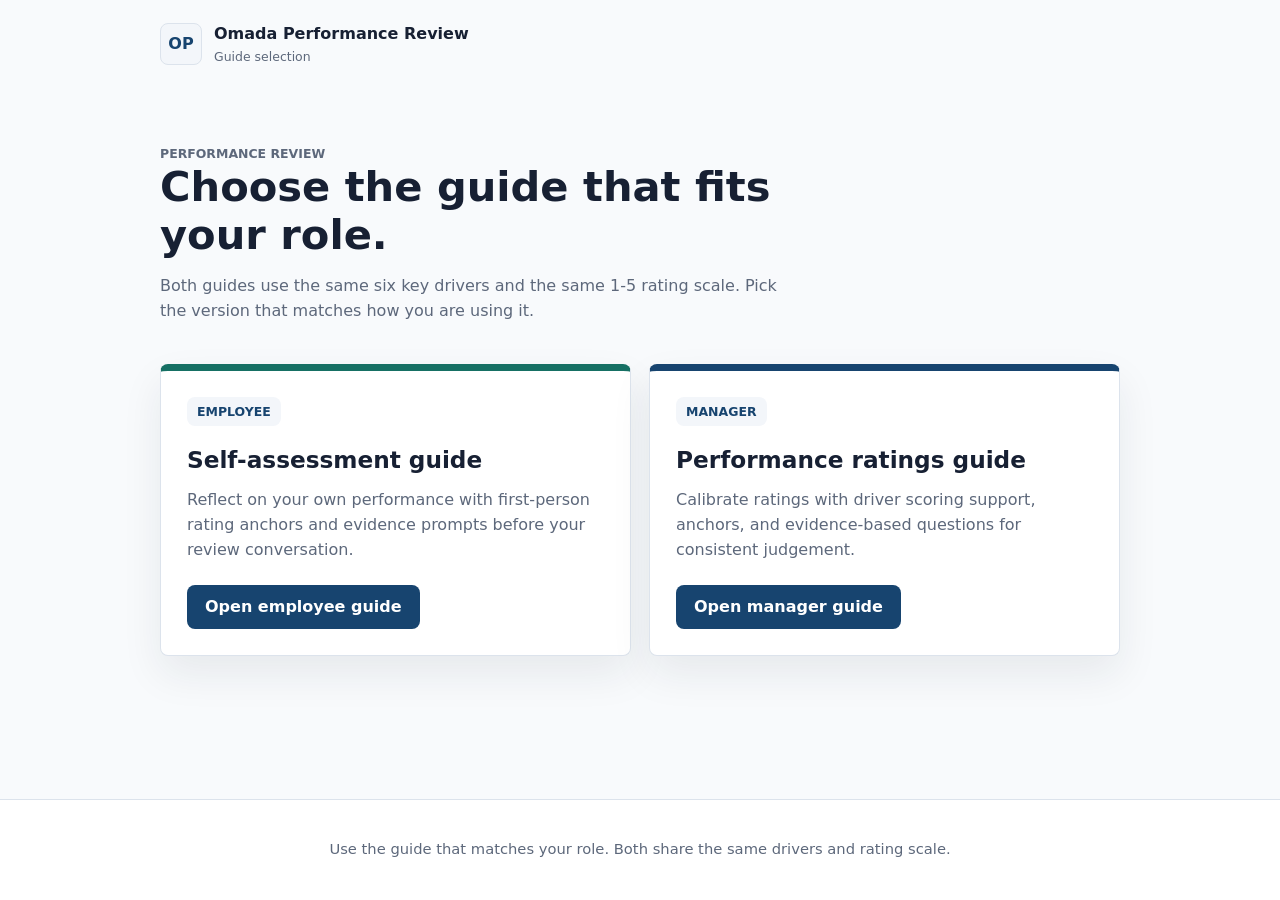
<file: index.html>
<!doctype html>
<html lang="en">
  <head>
    <meta charset="utf-8">
    <meta name="viewport" content="width=device-width, initial-scale=1">
    <title>Omada Performance Review</title>
    <meta
      name="description"
      content="Choose the performance review guide that fits your role at Omada."
    >
    <style>
      :root {
        color-scheme: light;
        --ink: #172033;
        --muted: #5d687b;
        --soft: #f3f6fa;
        --panel: #ffffff;
        --line: #dce3ec;
        --blue: #17446f;
        --blue-ink: #0f304f;
        --teal: #167064;
        --shadow: 0 18px 40px rgba(23, 32, 51, 0.08);
        --radius: 8px;
      }

      * {
        box-sizing: border-box;
      }

      body {
        margin: 0;
        min-height: 100vh;
        display: flex;
        flex-direction: column;
        background: #f8fafc;
        color: var(--ink);
        font-family:
          Inter, ui-sans-serif, system-ui, -apple-system, BlinkMacSystemFont,
          "Segoe UI", sans-serif;
        font-size: 16px;
        line-height: 1.55;
      }

      a {
        color: inherit;
        text-decoration: none;
      }

      .topbar {
        display: flex;
        align-items: center;
        gap: 12px;
        width: min(960px, calc(100% - 40px));
        margin: 0 auto;
        padding: 22px 0;
      }

      .brand-mark {
        display: grid;
        width: 42px;
        height: 42px;
        place-items: center;
        border: 1px solid var(--line);
        border-radius: var(--radius);
        background: var(--soft);
        color: var(--blue);
        font-weight: 800;
      }

      .brand strong,
      .brand small {
        display: block;
      }

      .brand small {
        color: var(--muted);
        font-size: 0.78rem;
      }

      main {
        flex: 1;
        width: min(960px, calc(100% - 40px));
        margin: 0 auto;
        padding: 40px 0 64px;
      }

      .intro {
        max-width: 640px;
        margin-bottom: 40px;
      }

      .eyebrow {
        margin: 0 0 10px;
        color: var(--teal);
        font-size: 0.78rem;
        font-weight: 800;
        text-transform: uppercase;
      }

      h1 {
        margin: 0;
        font-size: 2.6rem;
        line-height: 1.14;
      }

      .intro p {
        margin: 16px 0 0;
        color: var(--muted);
      }

      .cards {
        display: grid;
        grid-template-columns: repeat(2, minmax(0, 1fr));
        gap: 18px;
      }

      .card {
        display: flex;
        flex-direction: column;
        border: 1px solid var(--line);
        border-top: 7px solid var(--teal);
        border-radius: var(--radius);
        background: var(--panel);
        box-shadow: var(--shadow);
        padding: 26px;
      }

      .card:nth-child(2) {
        border-top-color: var(--blue);
      }

      .card .tag {
        display: inline-flex;
        align-self: flex-start;
        align-items: center;
        border-radius: var(--radius);
        background: var(--soft);
        color: var(--blue);
        padding: 5px 10px;
        font-size: 0.78rem;
        font-weight: 800;
        text-transform: uppercase;
      }

      .card h2 {
        margin: 16px 0 0;
        font-size: 1.45rem;
      }

      .card p {
        margin: 10px 0 22px;
        color: var(--muted);
      }

      .card .button {
        display: inline-flex;
        align-self: flex-start;
        min-height: 44px;
        align-items: center;
        justify-content: center;
        border-radius: var(--radius);
        background: var(--blue);
        color: #ffffff;
        padding: 10px 18px;
        font-weight: 800;
        margin-top: auto;
      }

      .card .button:hover,
      .card .button:focus-visible {
        background: var(--blue-ink);
        outline: none;
      }

      .site-footer {
        border-top: 1px solid var(--line);
        background: #ffffff;
        color: var(--muted);
        padding: 24px 20px;
        text-align: center;
        font-size: 0.92rem;
      }

      @media (max-width: 720px) {
        h1 {
          font-size: 2rem;
        }

        .cards {
          grid-template-columns: 1fr;
        }
      }
    </style>
  </head>
  <body>
    <header>
      <nav class="topbar" aria-label="Primary navigation">
        <a class="brand" href="/" aria-label="Omada Performance Review home"
          style="display:inline-flex;align-items:center;gap:12px;">
          <span class="brand-mark" aria-hidden="true">OP</span>
          <span>
            <strong>Omada Performance Review</strong>
            <small>Guide selection</small>
          </span>
        </a>
      </nav>
    </header>

    <main>
      <section class="intro" aria-labelledby="page-title">
        <p class="eyebrow">Performance review</p>
        <h1 id="page-title">Choose the guide that fits your role.</h1>
        <p>
          Both guides use the same six key drivers and the same 1-5 rating
          scale. Pick the version that matches how you are using it.
        </p>
      </section>

      <div class="cards">
        <article class="card">
          <span class="tag">Employee</span>
          <h2>Self-assessment guide</h2>
          <p>
            Reflect on your own performance with first-person rating anchors
            and evidence prompts before your review conversation.
          </p>
          <a class="button" href="/employee/">Open employee guide</a>
        </article>

        <article class="card">
          <span class="tag">Manager</span>
          <h2>Performance ratings guide</h2>
          <p>
            Calibrate ratings with driver scoring support, anchors, and
            evidence-based questions for consistent judgement.
          </p>
          <a class="button" href="/manager/">Open manager guide</a>
        </article>
      </div>
    </main>

    <footer class="site-footer">
      <p>Use the guide that matches your role. Both share the same drivers and rating scale.</p>
    </footer>
  </body>
</html>
</file>
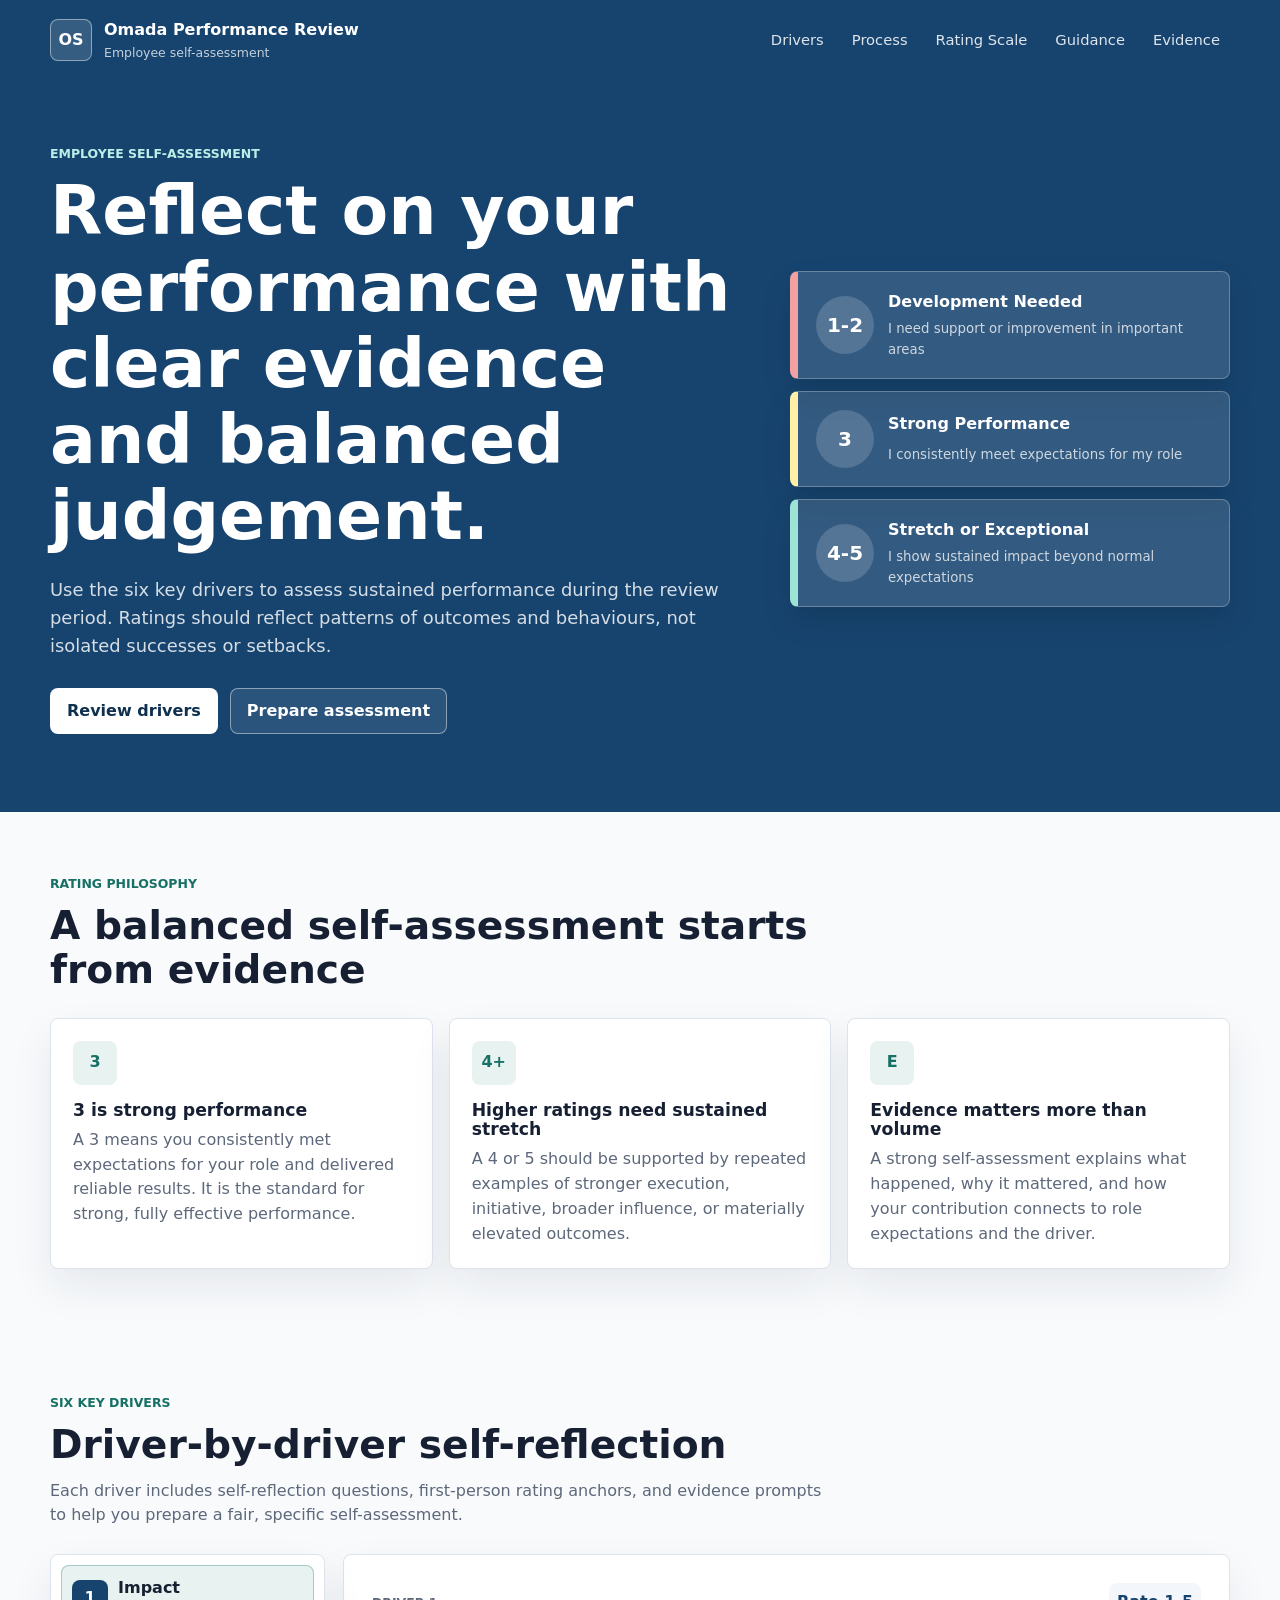
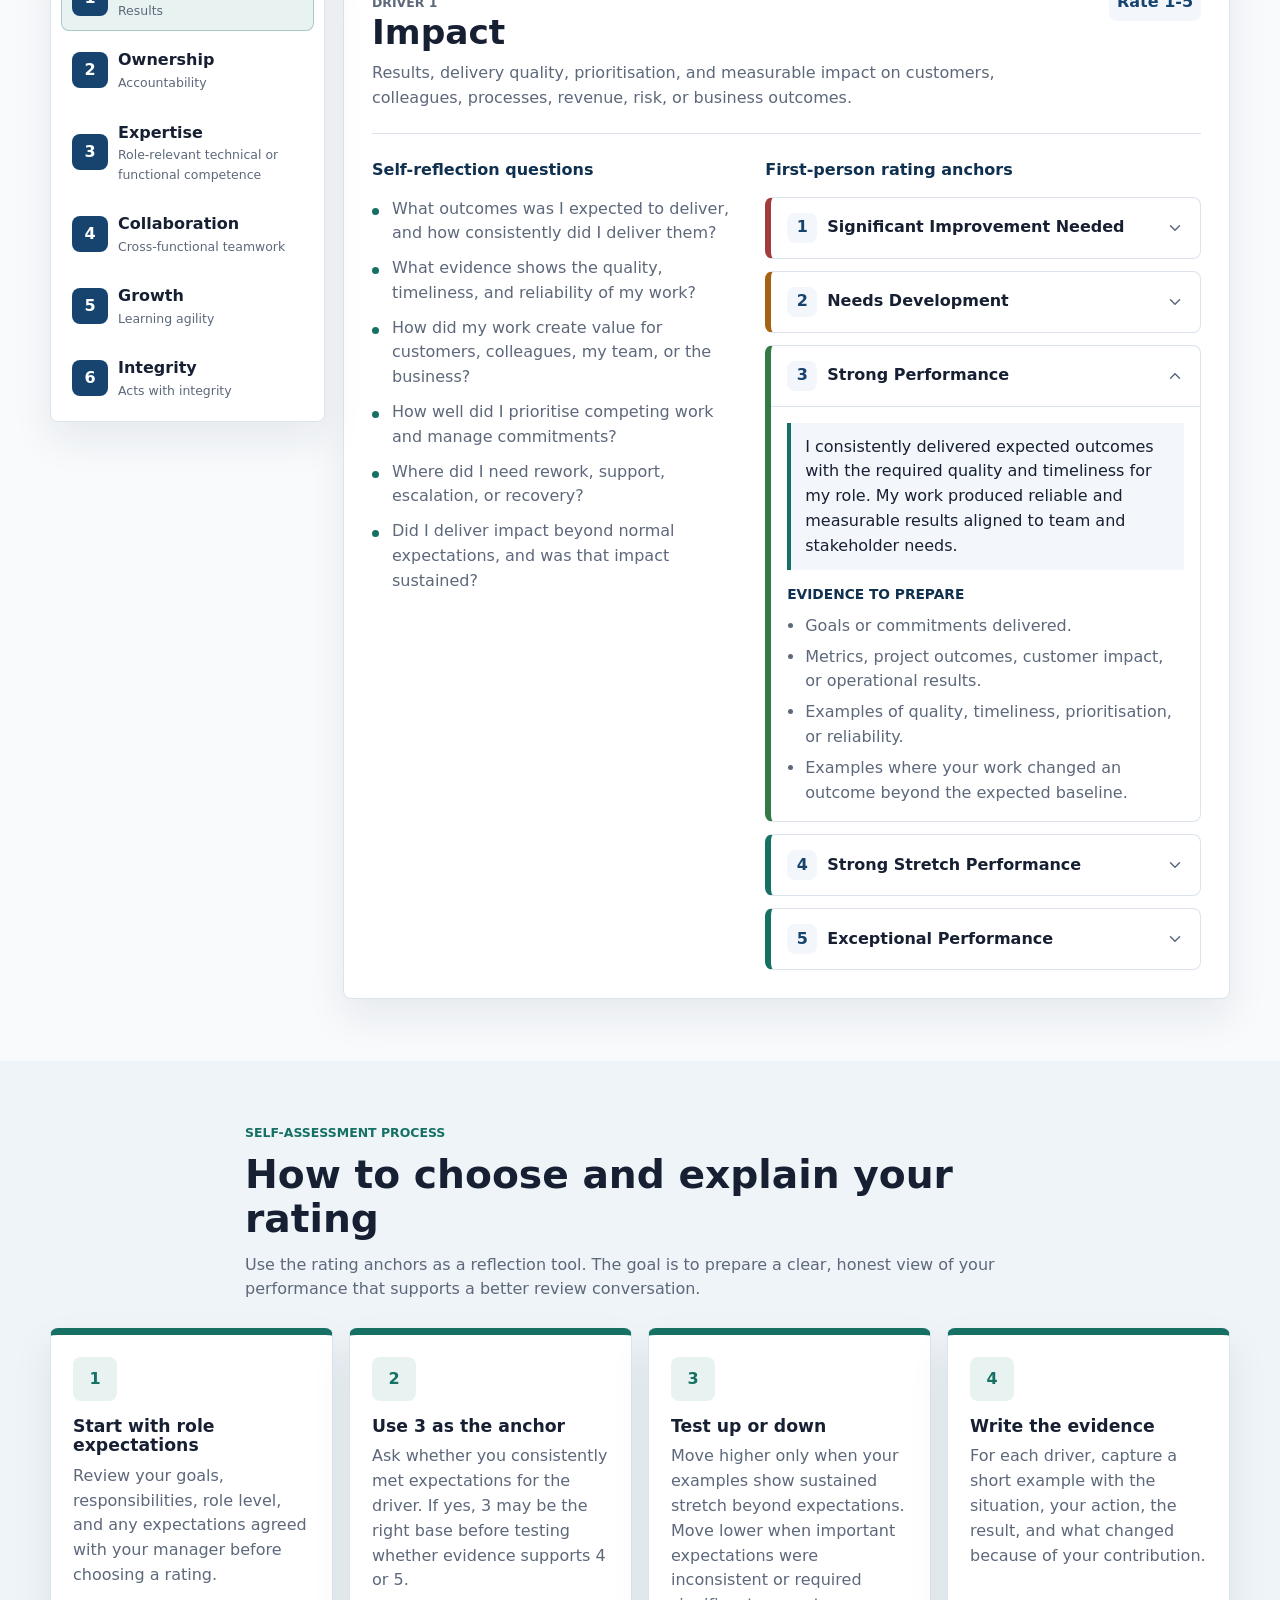
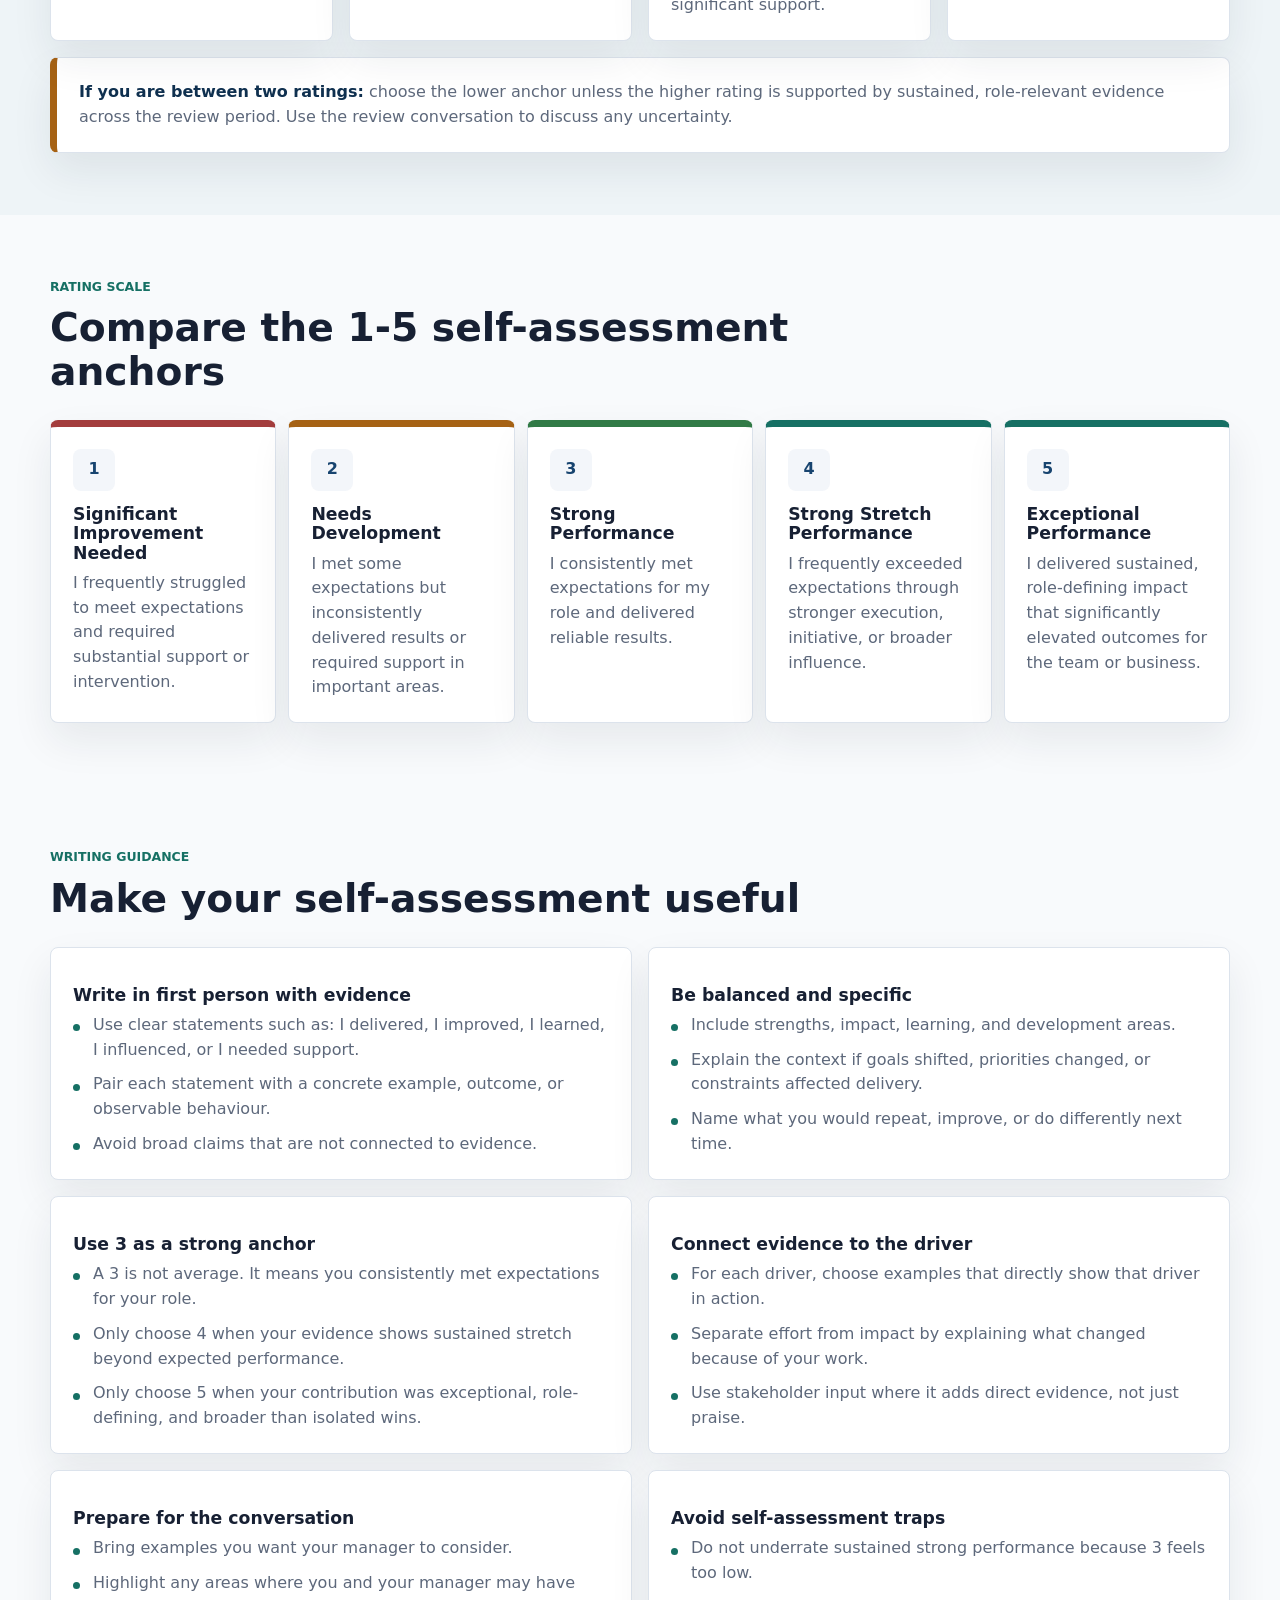
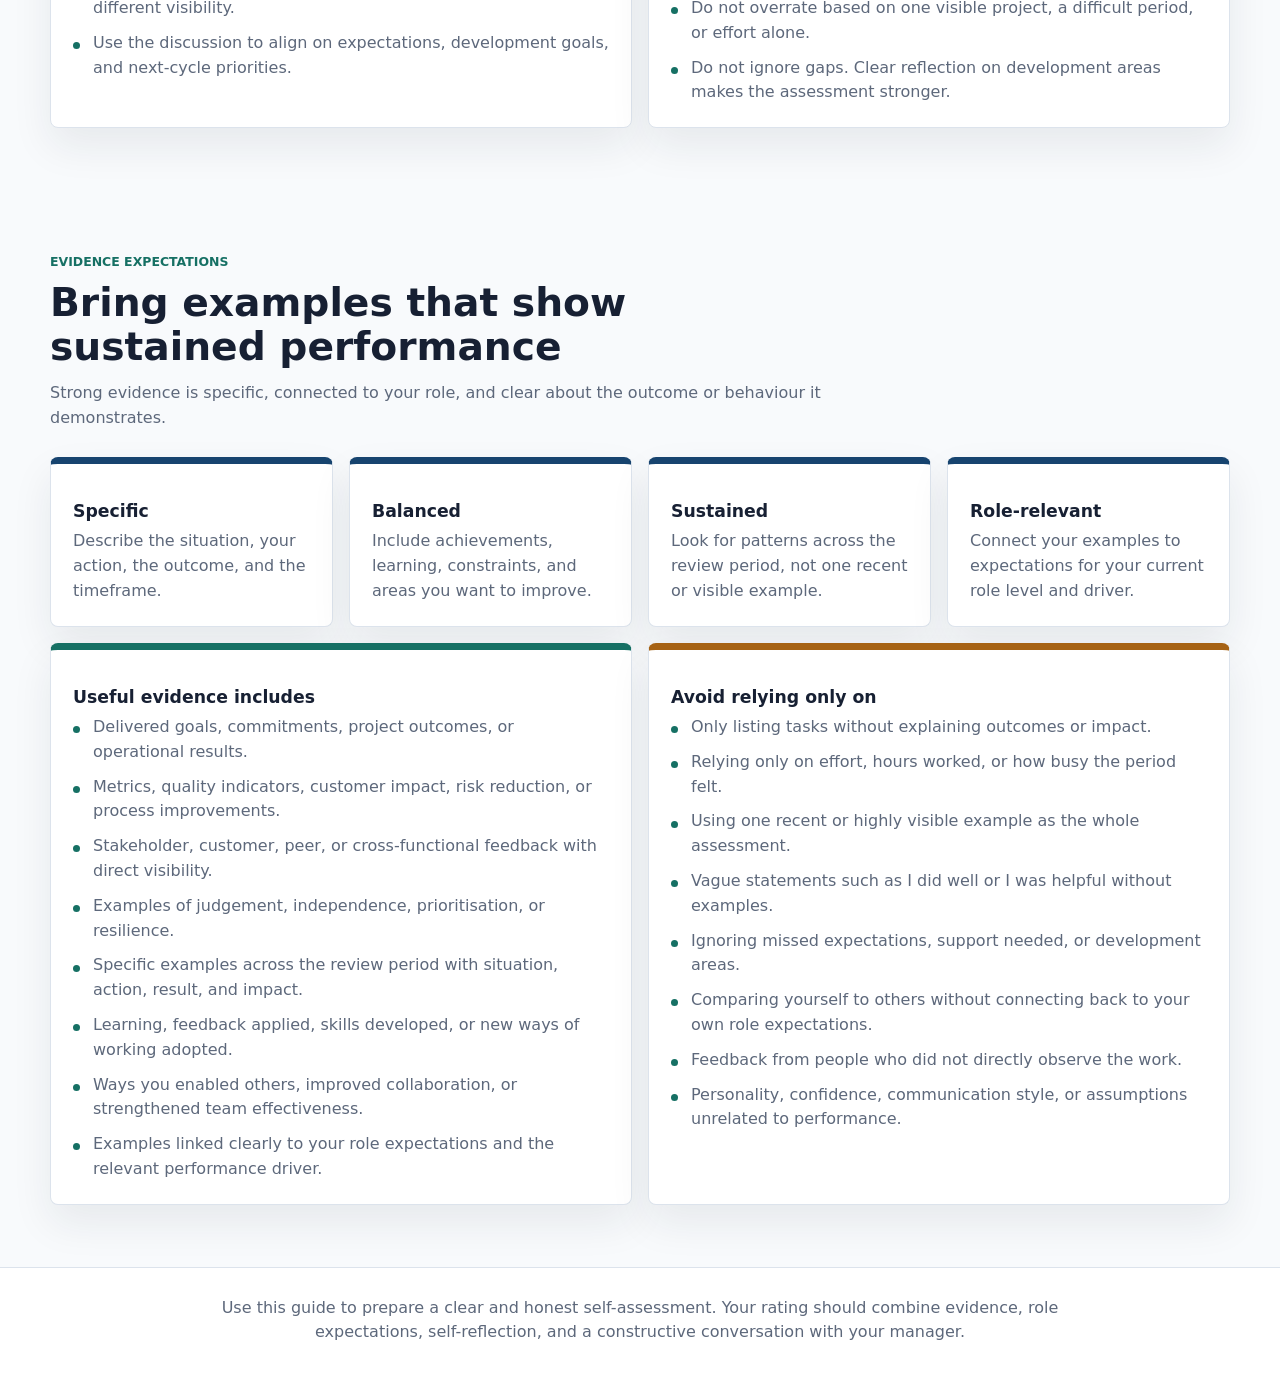
<file: employee/index.html>
<!doctype html>
<html lang="en">
  <head>
    <meta charset="utf-8">
    <meta name="viewport" content="width=device-width, initial-scale=1">
    <title>Omada Performance Review - Employee Self Assessment</title>
    <meta
      name="description"
      content="Employee self-assessment guide for reflecting on performance across Omada's six performance drivers."
    >
    <link rel="stylesheet" href="styles.css">
  </head>
  <body>
    <header class="site-header">
      <nav class="topbar" aria-label="Primary navigation">
        <a class="brand" href="#overview" aria-label="Omada Performance Review home">
          <span class="brand-mark" aria-hidden="true">OS</span>
          <span>
            <strong>Omada Performance Review</strong>
            <small>Employee self-assessment</small>
          </span>
        </a>
        <div class="nav-links">
          <a href="#drivers">Drivers</a>
          <a href="#process">Process</a>
          <a href="#scale">Rating Scale</a>
          <a href="#guidance">Guidance</a>
          <a href="#evidence">Evidence</a>
        </div>
      </nav>

      <section id="overview" class="hero" aria-labelledby="page-title">
        <div class="hero-content">
          <p class="eyebrow">Employee self-assessment</p>
          <h1 id="page-title">Reflect on your performance with clear evidence and balanced judgement.</h1>
          <p class="hero-copy">
            Use the six key drivers to assess sustained performance during the review period. Ratings should
            reflect patterns of outcomes and behaviours, not isolated successes or setbacks.
          </p>
          <div class="hero-actions" aria-label="Quick links">
            <a class="button primary" href="#drivers">Review drivers</a>
            <a class="button secondary" href="#process">Prepare assessment</a>
          </div>
        </div>
        <aside class="rating-visual" aria-label="Self-assessment rating summary">
          <div class="rating-steps">
            <div class="rating-step low">
              <span>1-2</span>
              <strong>Development Needed</strong>
              <small>I need support or improvement in important areas</small>
            </div>
            <div class="rating-step anchor">
              <span>3</span>
              <strong>Strong Performance</strong>
              <small>I consistently meet expectations for my role</small>
            </div>
            <div class="rating-step high">
              <span>4-5</span>
              <strong>Stretch or Exceptional</strong>
              <small>I show sustained impact beyond normal expectations</small>
            </div>
          </div>
        </aside>
      </section>
    </header>

    <main>
      <section class="section principles" aria-labelledby="principles-title">
        <div class="section-heading">
          <p class="eyebrow">Rating philosophy</p>
          <h2 id="principles-title">A balanced self-assessment starts from evidence</h2>
        </div>
        <div class="principle-grid">
          <article class="principle">
            <span class="icon" aria-hidden="true">3</span>
            <h3>3 is strong performance</h3>
            <p>
              A 3 means you consistently met expectations for your role and delivered reliable results.
              It is the standard for strong, fully effective performance.
            </p>
          </article>
          <article class="principle">
            <span class="icon" aria-hidden="true">4+</span>
            <h3>Higher ratings need sustained stretch</h3>
            <p>
              A 4 or 5 should be supported by repeated examples of stronger execution, initiative,
              broader influence, or materially elevated outcomes.
            </p>
          </article>
          <article class="principle">
            <span class="icon" aria-hidden="true">E</span>
            <h3>Evidence matters more than volume</h3>
            <p>
              A strong self-assessment explains what happened, why it mattered, and how your contribution
              connects to role expectations and the driver.
            </p>
          </article>
        </div>
      </section>

      <section id="drivers" class="section driver-workbench" aria-labelledby="drivers-title">
        <div class="section-heading">
          <p class="eyebrow">Six key drivers</p>
          <h2 id="drivers-title">Driver-by-driver self-reflection</h2>
          <p>
            Each driver includes self-reflection questions, first-person rating anchors, and evidence prompts
            to help you prepare a fair, specific self-assessment.
          </p>
        </div>

        <div class="driver-layout">
          <div class="driver-tabs" role="tablist" aria-label="Performance drivers"></div>
          <article
            id="driver-panel"
            class="driver-panel"
            role="tabpanel"
            aria-live="polite"
            aria-labelledby="driver-tab-0"
          ></article>
        </div>
      </section>

      <section id="process" class="section process-section" aria-labelledby="process-title">
        <div class="section-heading">
          <p class="eyebrow">Self-assessment process</p>
          <h2 id="process-title">How to choose and explain your rating</h2>
          <p>
            Use the rating anchors as a reflection tool. The goal is to prepare a clear, honest view of your
            performance that supports a better review conversation.
          </p>
        </div>
        <div class="process-grid">
          <article class="process-card">
            <span class="process-step">1</span>
            <h3>Start with role expectations</h3>
            <p>
              Review your goals, responsibilities, role level, and any expectations agreed with your manager
              before choosing a rating.
            </p>
          </article>
          <article class="process-card">
            <span class="process-step">2</span>
            <h3>Use 3 as the anchor</h3>
            <p>
              Ask whether you consistently met expectations for the driver. If yes, 3 may be the right base
              before testing whether evidence supports 4 or 5.
            </p>
          </article>
          <article class="process-card">
            <span class="process-step">3</span>
            <h3>Test up or down</h3>
            <p>
              Move higher only when your examples show sustained stretch beyond expectations. Move lower when
              important expectations were inconsistent or required significant support.
            </p>
          </article>
          <article class="process-card">
            <span class="process-step">4</span>
            <h3>Write the evidence</h3>
            <p>
              For each driver, capture a short example with the situation, your action, the result, and what
              changed because of your contribution.
            </p>
          </article>
        </div>
        <aside class="process-note">
          <strong>If you are between two ratings:</strong> choose the lower anchor unless the higher rating is
          supported by sustained, role-relevant evidence across the review period. Use the review conversation
          to discuss any uncertainty.
        </aside>
      </section>

      <section id="scale" class="section scale-section" aria-labelledby="scale-title">
        <div class="section-heading">
          <p class="eyebrow">Rating scale</p>
          <h2 id="scale-title">Compare the 1-5 self-assessment anchors</h2>
        </div>
        <div class="scale-grid"></div>
      </section>

      <section id="guidance" class="section guidance-section" aria-labelledby="guidance-title">
        <div class="section-heading">
          <p class="eyebrow">Writing guidance</p>
          <h2 id="guidance-title">Make your self-assessment useful</h2>
        </div>
        <div class="guidance-grid"></div>
      </section>

      <section id="evidence" class="section evidence-section" aria-labelledby="evidence-title">
        <div class="section-heading">
          <p class="eyebrow">Evidence expectations</p>
          <h2 id="evidence-title">Bring examples that show sustained performance</h2>
          <p>
            Strong evidence is specific, connected to your role, and clear about the outcome or behaviour it
            demonstrates.
          </p>
        </div>
        <div class="evidence-standards" aria-label="Evidence quality standards">
          <article>
            <h3>Specific</h3>
            <p>Describe the situation, your action, the outcome, and the timeframe.</p>
          </article>
          <article>
            <h3>Balanced</h3>
            <p>Include achievements, learning, constraints, and areas you want to improve.</p>
          </article>
          <article>
            <h3>Sustained</h3>
            <p>Look for patterns across the review period, not one recent or visible example.</p>
          </article>
          <article>
            <h3>Role-relevant</h3>
            <p>Connect your examples to expectations for your current role level and driver.</p>
          </article>
        </div>
        <div class="evidence-columns">
          <article>
            <h3>Useful evidence includes</h3>
            <ul id="positive-evidence"></ul>
          </article>
          <article>
            <h3>Avoid relying only on</h3>
            <ul id="avoid-evidence"></ul>
          </article>
        </div>
      </section>
    </main>

    <footer class="site-footer">
      <p>
        Use this guide to prepare a clear and honest self-assessment. Your rating should combine evidence,
        role expectations, self-reflection, and a constructive conversation with your manager.
      </p>
    </footer>

    <script src="script.js"></script>
  </body>
</html>
</file>
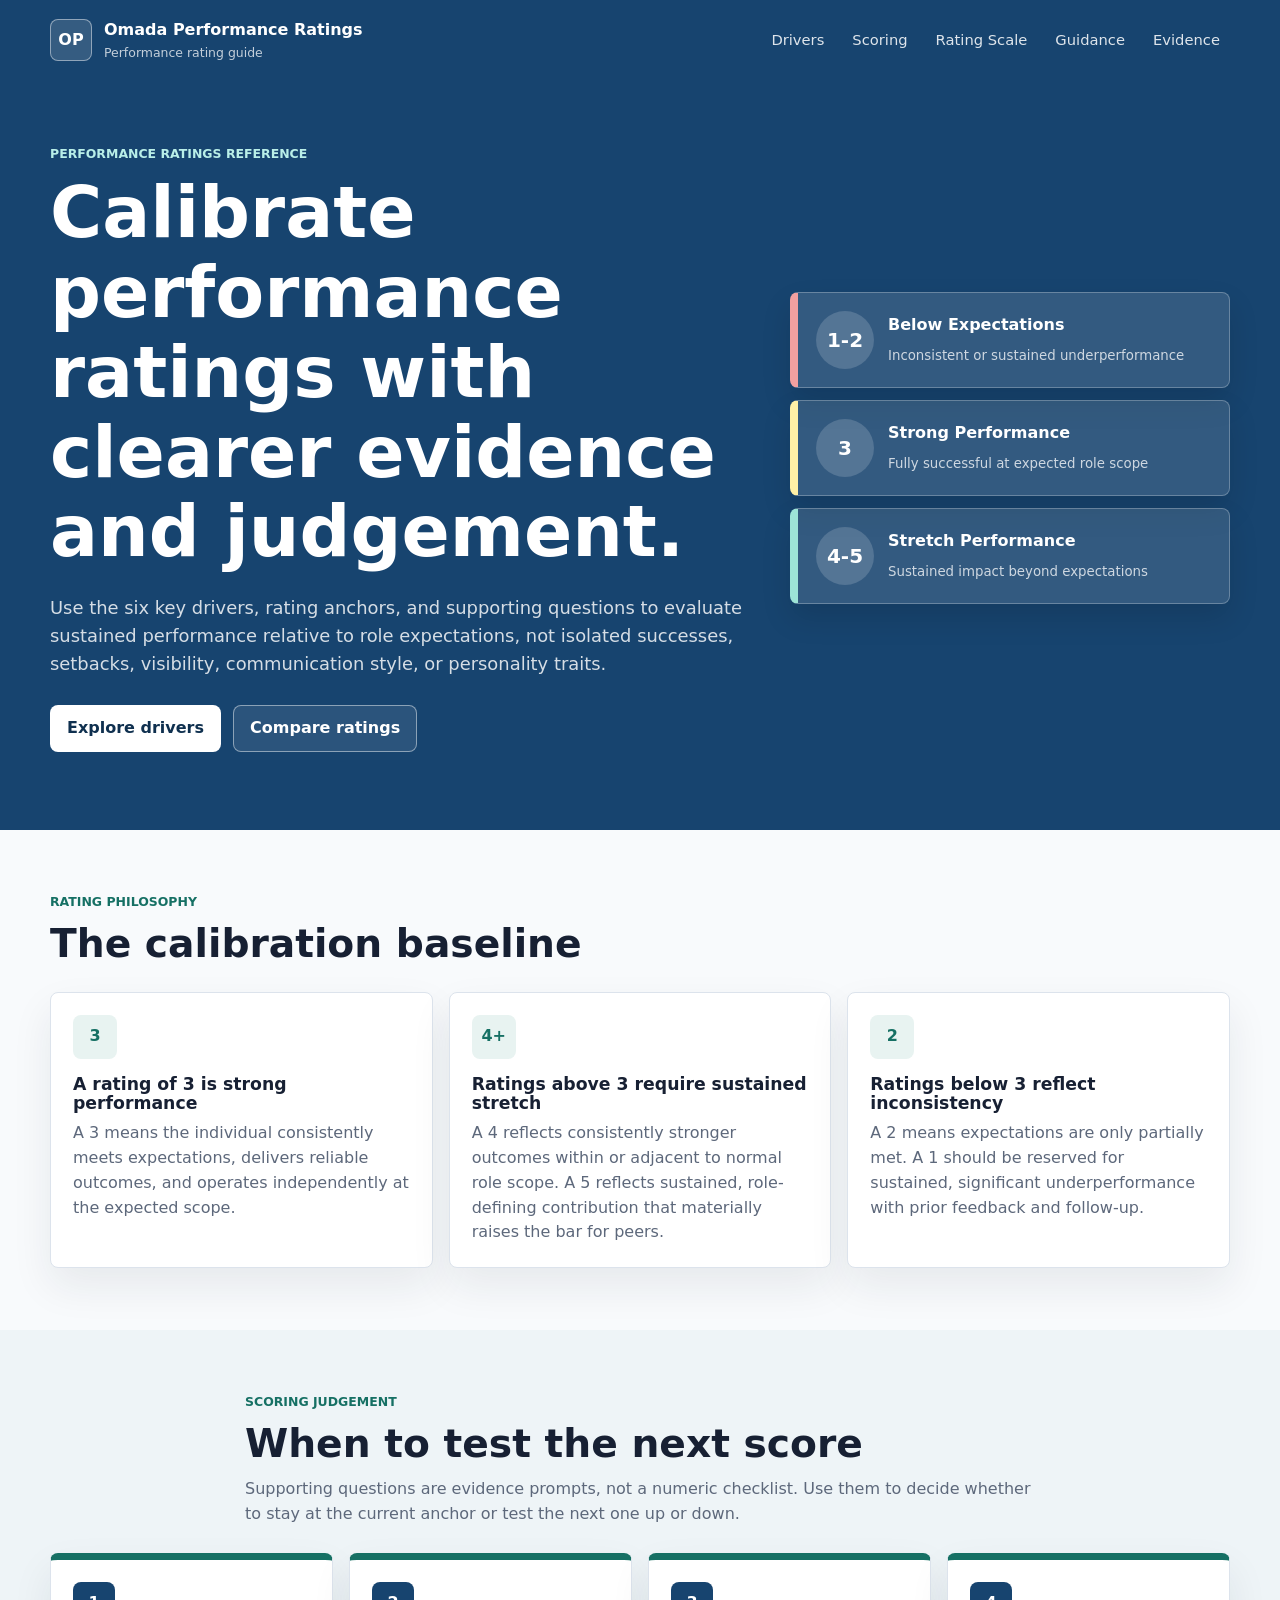
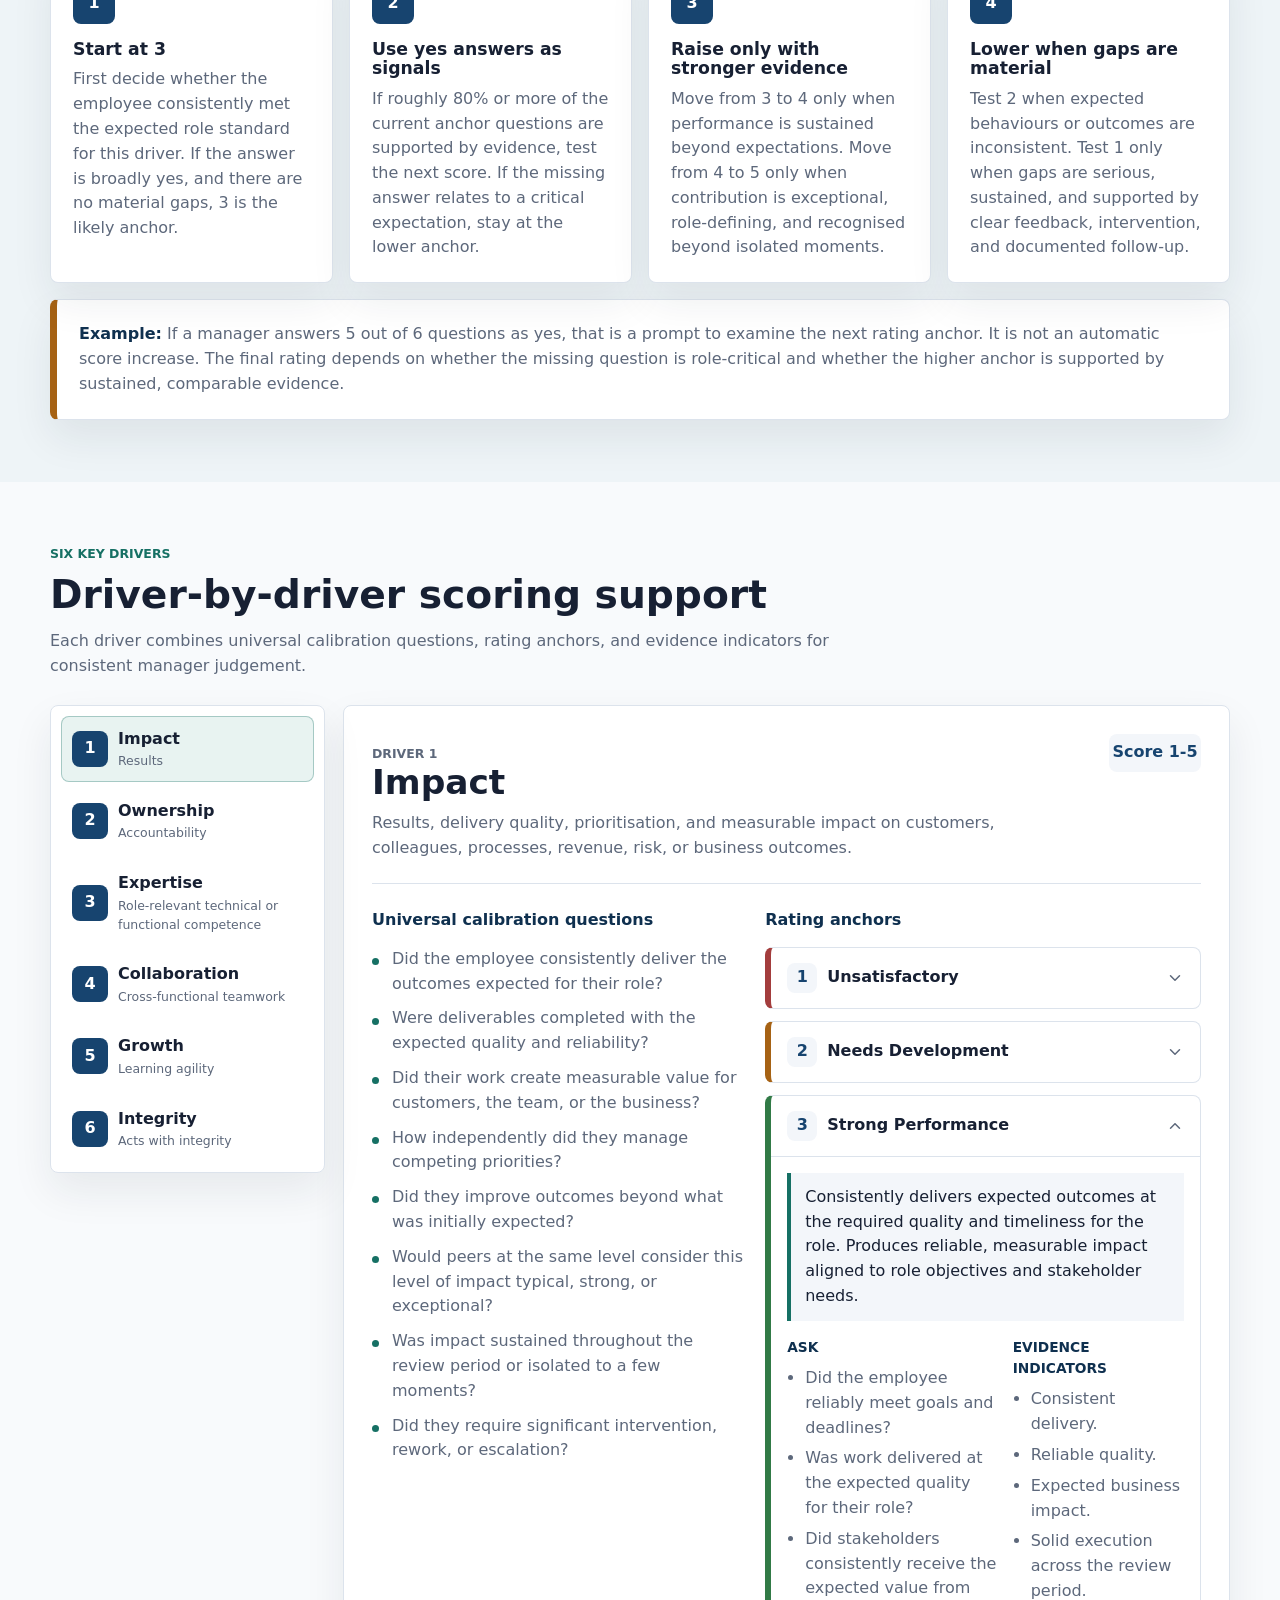
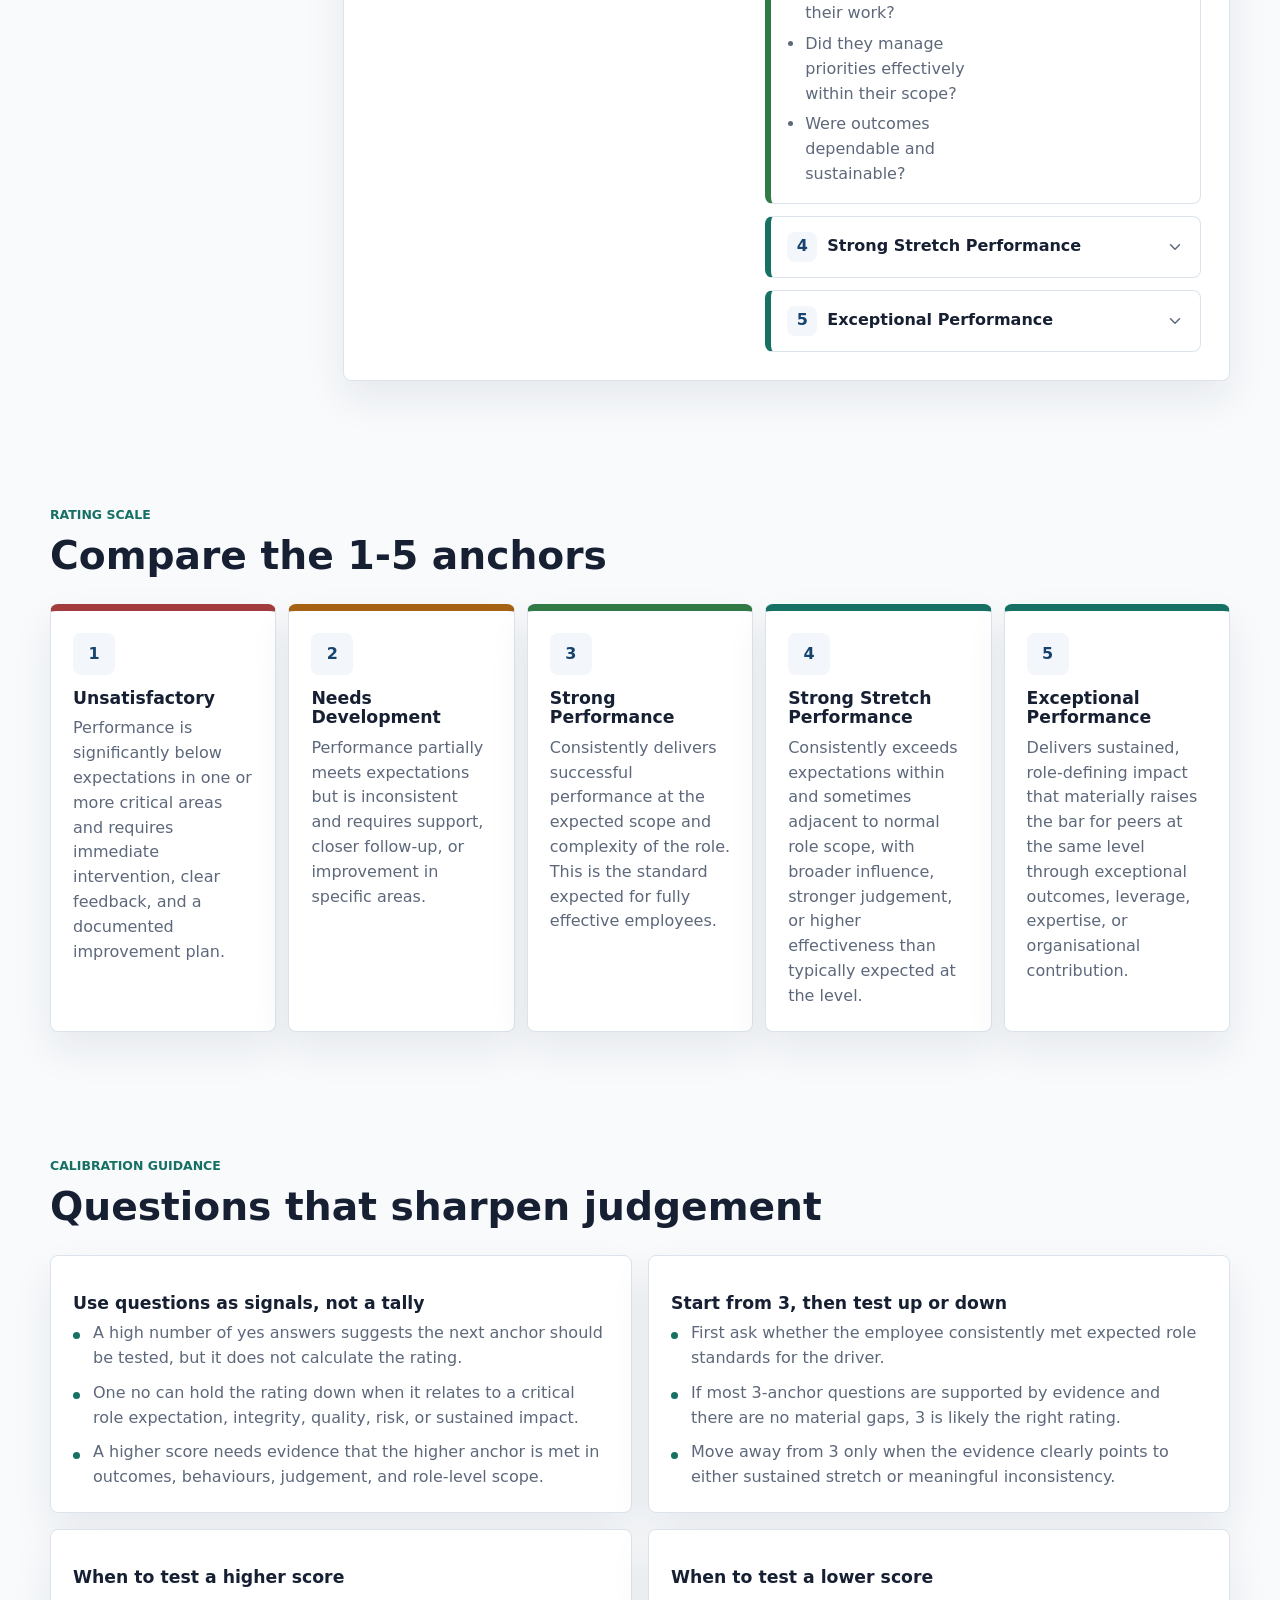
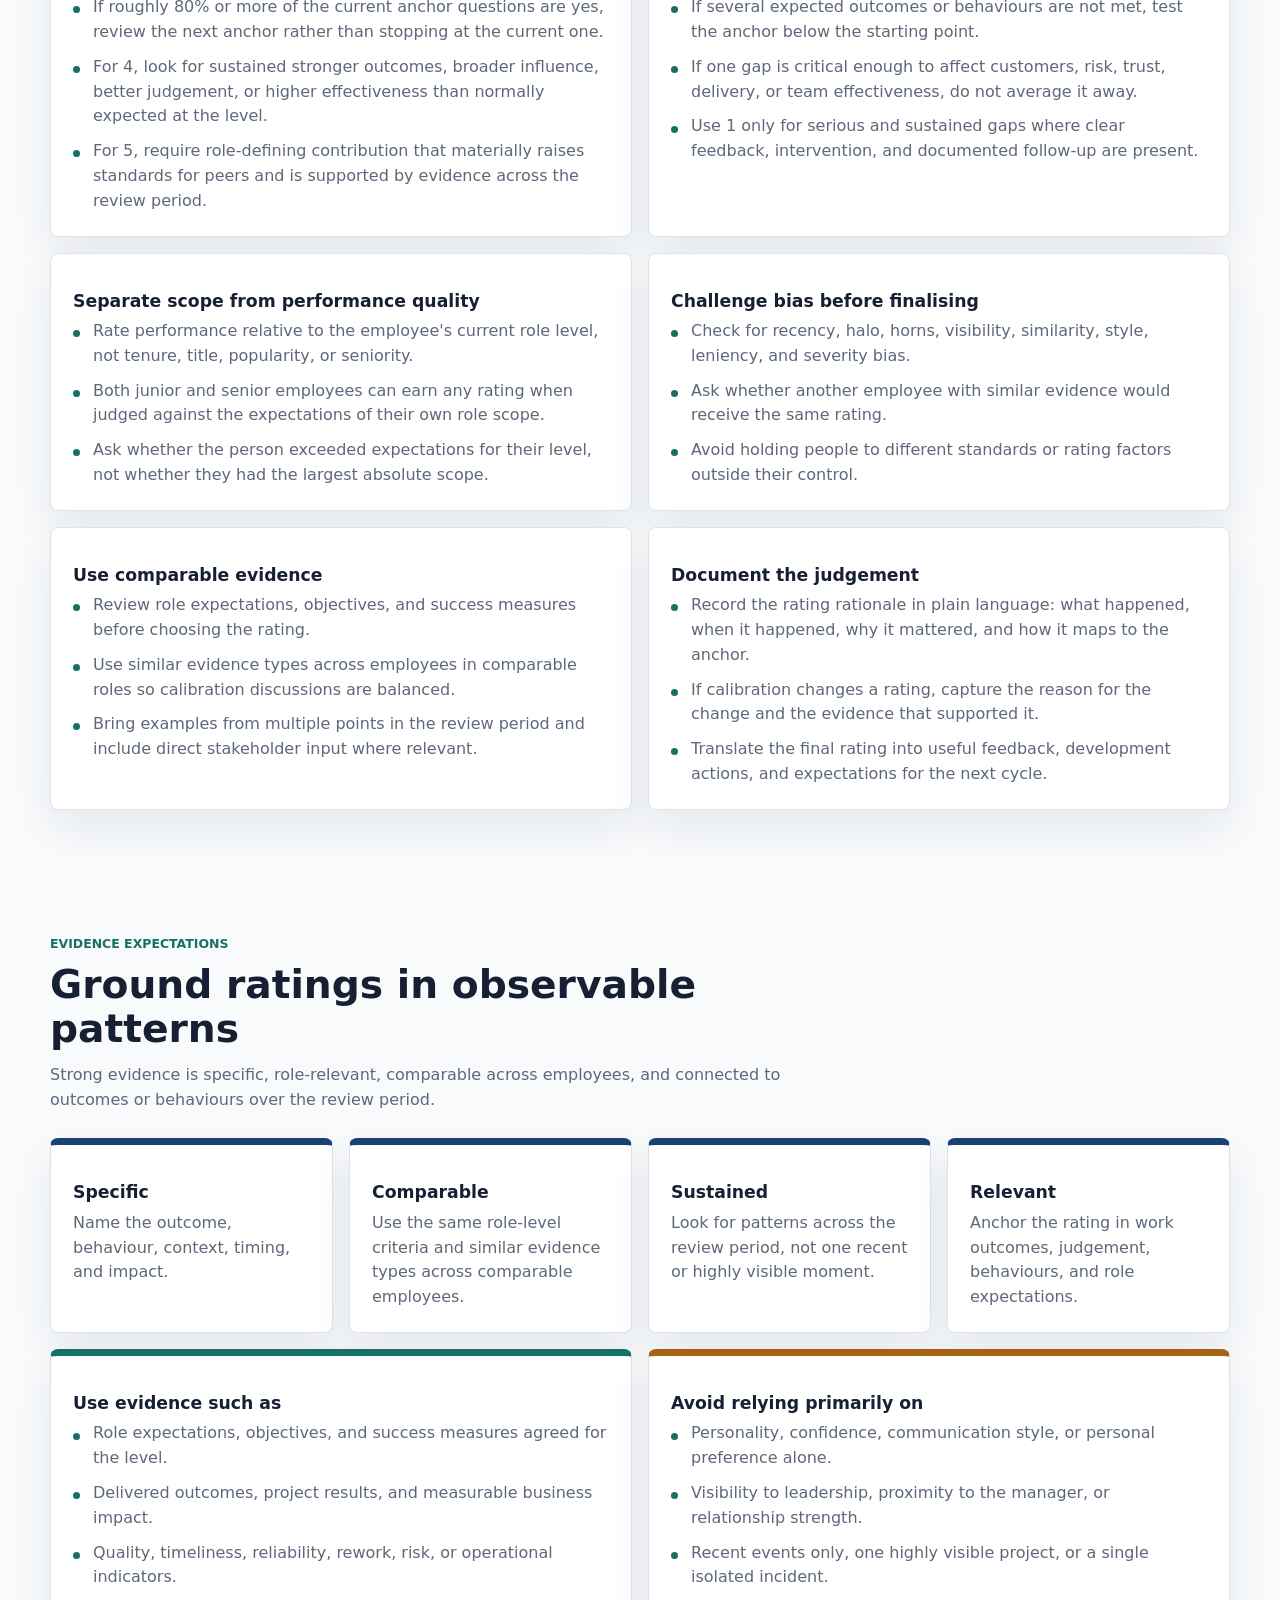
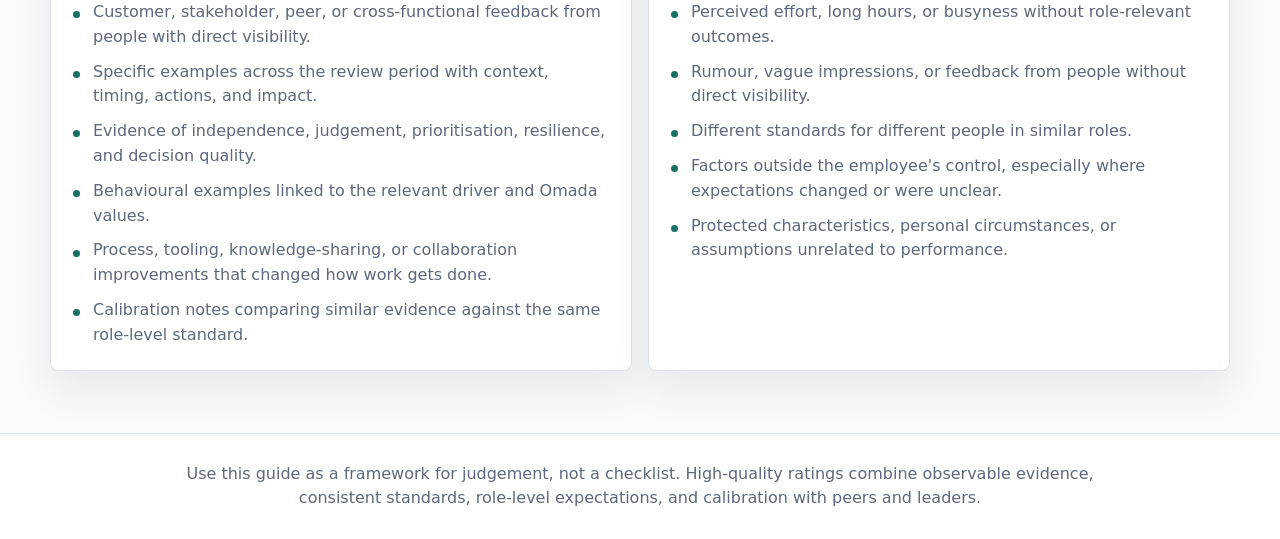
<file: manager/index.html>
<!doctype html>
<html lang="en">
  <head>
    <meta charset="utf-8">
    <meta name="viewport" content="width=device-width, initial-scale=1">
    <title>Omada Performance Ratings</title>
    <meta
      name="description"
      content="A practical guide for managers using performance drivers, rating anchors, and evidence-based calibration questions."
    >
    <link rel="stylesheet" href="styles.css">
  </head>
  <body>
    <header class="site-header">
      <nav class="topbar" aria-label="Primary navigation">
        <a class="brand" href="#overview" aria-label="Omada Performance Ratings home">
          <span class="brand-mark" aria-hidden="true">OP</span>
          <span>
            <strong>Omada Performance Ratings</strong>
            <small>Performance rating guide</small>
          </span>
        </a>
        <div class="nav-links">
          <a href="#drivers">Drivers</a>
          <a href="#scoring">Scoring</a>
          <a href="#scale">Rating Scale</a>
          <a href="#guidance">Guidance</a>
          <a href="#evidence">Evidence</a>
        </div>
      </nav>

      <section id="overview" class="hero" aria-labelledby="page-title">
        <div class="hero-content">
          <p class="eyebrow">Performance ratings reference</p>
          <h1 id="page-title">Calibrate performance ratings with clearer evidence and judgement.</h1>
          <p class="hero-copy">
            Use the six key drivers, rating anchors, and supporting questions to evaluate sustained performance
            relative to role expectations, not isolated successes, setbacks, visibility, communication style,
            or personality traits.
          </p>
          <div class="hero-actions" aria-label="Quick actions">
            <a class="button primary" href="#drivers">Explore drivers</a>
            <a class="button secondary" href="#scale">Compare ratings</a>
          </div>
        </div>
        <aside class="rating-visual" aria-label="Rating principles summary">
          <div class="rating-steps">
            <div class="rating-step low">
              <span>1-2</span>
              <strong>Below Expectations</strong>
              <small>Inconsistent or sustained underperformance</small>
            </div>
            <div class="rating-step anchor">
              <span>3</span>
              <strong>Strong Performance</strong>
              <small>Fully successful at expected role scope</small>
            </div>
            <div class="rating-step high">
              <span>4-5</span>
              <strong>Stretch Performance</strong>
              <small>Sustained impact beyond expectations</small>
            </div>
          </div>
        </aside>
      </section>
    </header>

    <main>
      <section class="section principles" aria-labelledby="principles-title">
        <div class="section-heading">
          <p class="eyebrow">Rating philosophy</p>
          <h2 id="principles-title">The calibration baseline</h2>
        </div>
        <div class="principle-grid">
          <article class="principle">
            <span class="icon" aria-hidden="true">3</span>
            <h3>A rating of 3 is strong performance</h3>
            <p>
              A 3 means the individual consistently meets expectations, delivers reliable outcomes,
              and operates independently at the expected scope.
            </p>
          </article>
          <article class="principle">
            <span class="icon" aria-hidden="true">4+</span>
            <h3>Ratings above 3 require sustained stretch</h3>
            <p>
              A 4 reflects consistently stronger outcomes within or adjacent to normal role scope. A 5 reflects
              sustained, role-defining contribution that materially raises the bar for peers.
            </p>
          </article>
          <article class="principle">
            <span class="icon" aria-hidden="true">2</span>
            <h3>Ratings below 3 reflect inconsistency</h3>
            <p>
              A 2 means expectations are only partially met. A 1 should be reserved for sustained,
              significant underperformance with prior feedback and follow-up.
            </p>
          </article>
        </div>
      </section>

      <section id="scoring" class="section scoring-section" aria-labelledby="scoring-title">
        <div class="section-heading">
          <p class="eyebrow">Scoring judgement</p>
          <h2 id="scoring-title">When to test the next score</h2>
          <p>
            Supporting questions are evidence prompts, not a numeric checklist. Use them to decide whether
            to stay at the current anchor or test the next one up or down.
          </p>
        </div>
        <div class="scoring-grid">
          <article class="scoring-card">
            <span class="scoring-step">1</span>
            <h3>Start at 3</h3>
            <p>
              First decide whether the employee consistently met the expected role standard for this driver.
              If the answer is broadly yes, and there are no material gaps, 3 is the likely anchor.
            </p>
          </article>
          <article class="scoring-card">
            <span class="scoring-step">2</span>
            <h3>Use yes answers as signals</h3>
            <p>
              If roughly 80% or more of the current anchor questions are supported by evidence, test the next
              score. If the missing answer relates to a critical expectation, stay at the lower anchor.
            </p>
          </article>
          <article class="scoring-card">
            <span class="scoring-step">3</span>
            <h3>Raise only with stronger evidence</h3>
            <p>
              Move from 3 to 4 only when performance is sustained beyond expectations. Move from 4 to 5 only
              when contribution is exceptional, role-defining, and recognised beyond isolated moments.
            </p>
          </article>
          <article class="scoring-card">
            <span class="scoring-step">4</span>
            <h3>Lower when gaps are material</h3>
            <p>
              Test 2 when expected behaviours or outcomes are inconsistent. Test 1 only when gaps are serious,
              sustained, and supported by clear feedback, intervention, and documented follow-up.
            </p>
          </article>
        </div>
        <aside class="scoring-note">
          <strong>Example:</strong> If a manager answers 5 out of 6 questions as yes, that is a prompt to
          examine the next rating anchor. It is not an automatic score increase. The final rating depends on
          whether the missing question is role-critical and whether the higher anchor is supported by sustained,
          comparable evidence.
        </aside>
      </section>

      <section id="drivers" class="section driver-workbench" aria-labelledby="drivers-title">
        <div class="section-heading">
          <p class="eyebrow">Six key drivers</p>
          <h2 id="drivers-title">Driver-by-driver scoring support</h2>
          <p>
            Each driver combines universal calibration questions, rating anchors, and evidence
            indicators for consistent manager judgement.
          </p>
        </div>

        <div class="driver-layout">
          <div class="driver-tabs" role="tablist" aria-label="Performance drivers"></div>
          <article
            id="driver-panel"
            class="driver-panel"
            role="tabpanel"
            aria-live="polite"
            aria-labelledby="driver-tab-0"
          ></article>
        </div>
      </section>

      <section id="scale" class="section scale-section" aria-labelledby="scale-title">
        <div class="section-heading">
          <p class="eyebrow">Rating scale</p>
          <h2 id="scale-title">Compare the 1-5 anchors</h2>
        </div>
        <div class="scale-grid"></div>
      </section>

      <section id="guidance" class="section guidance-section" aria-labelledby="guidance-title">
        <div class="section-heading">
          <p class="eyebrow">Calibration guidance</p>
          <h2 id="guidance-title">Questions that sharpen judgement</h2>
        </div>
        <div class="guidance-grid"></div>
      </section>

      <section id="evidence" class="section evidence-section" aria-labelledby="evidence-title">
        <div class="section-heading">
          <p class="eyebrow">Evidence expectations</p>
          <h2 id="evidence-title">Ground ratings in observable patterns</h2>
          <p>
            Strong evidence is specific, role-relevant, comparable across employees, and connected to outcomes
            or behaviours over the review period.
          </p>
        </div>
        <div class="evidence-standards" aria-label="Evidence quality standards">
          <article>
            <h3>Specific</h3>
            <p>Name the outcome, behaviour, context, timing, and impact.</p>
          </article>
          <article>
            <h3>Comparable</h3>
            <p>Use the same role-level criteria and similar evidence types across comparable employees.</p>
          </article>
          <article>
            <h3>Sustained</h3>
            <p>Look for patterns across the review period, not one recent or highly visible moment.</p>
          </article>
          <article>
            <h3>Relevant</h3>
            <p>Anchor the rating in work outcomes, judgement, behaviours, and role expectations.</p>
          </article>
        </div>
        <div class="evidence-columns">
          <article>
            <h3>Use evidence such as</h3>
            <ul id="positive-evidence"></ul>
          </article>
          <article>
            <h3>Avoid relying primarily on</h3>
            <ul id="avoid-evidence"></ul>
          </article>
        </div>
      </section>
    </main>

    <footer class="site-footer">
      <p>
        Use this guide as a framework for judgement, not a checklist. High-quality ratings combine
        observable evidence, consistent standards, role-level expectations, and calibration with peers
        and leaders.
      </p>
    </footer>

    <script src="script.js"></script>
  </body>
</html>
</file>
<file: employee/styles.css>
:root {
  color-scheme: light;
  --ink: #172033;
  --muted: #5d687b;
  --soft: #f3f6fa;
  --panel: #ffffff;
  --line: #dce3ec;
  --blue: #17446f;
  --blue-ink: #0f304f;
  --teal: #167064;
  --gold: #a66214;
  --red: #a33d3d;
  --green: #317a46;
  --shadow: 0 18px 40px rgba(23, 32, 51, 0.08);
  --radius: 8px;
}

* {
  box-sizing: border-box;
}

html {
  scroll-behavior: smooth;
}

body {
  margin: 0;
  background: #f8fafc;
  color: var(--ink);
  font-family:
    Inter, ui-sans-serif, system-ui, -apple-system, BlinkMacSystemFont, "Segoe UI", sans-serif;
  font-size: 16px;
  line-height: 1.55;
}

a {
  color: inherit;
  text-decoration: none;
}

button {
  font: inherit;
}

.site-header {
  background: #17446f;
  color: #ffffff;
}

.topbar {
  display: flex;
  align-items: center;
  justify-content: space-between;
  gap: 24px;
  width: min(1180px, calc(100% - 40px));
  margin: 0 auto;
  padding: 18px 0;
}

.brand {
  display: inline-flex;
  align-items: center;
  gap: 12px;
  min-width: 250px;
}

.brand-mark {
  display: grid;
  width: 42px;
  height: 42px;
  place-items: center;
  border: 1px solid rgba(255, 255, 255, 0.45);
  background: rgba(255, 255, 255, 0.13);
  border-radius: var(--radius);
  color: #ffffff;
  font-weight: 800;
}

.brand strong,
.brand small {
  display: block;
}

.brand small {
  color: rgba(255, 255, 255, 0.74);
  font-size: 0.78rem;
}

.nav-links {
  display: flex;
  align-items: center;
  gap: 8px;
}

.nav-links a {
  border-radius: var(--radius);
  color: rgba(255, 255, 255, 0.86);
  padding: 8px 10px;
  font-size: 0.92rem;
}

.nav-links a:hover,
.nav-links a:focus-visible {
  background: rgba(255, 255, 255, 0.14);
  color: #ffffff;
  outline: none;
}

.hero {
  display: grid;
  grid-template-columns: minmax(0, 1fr) minmax(330px, 440px);
  gap: 48px;
  align-items: center;
  width: min(1180px, calc(100% - 40px));
  margin: 0 auto;
  padding: 64px 0 78px;
}

.hero-content {
  max-width: 820px;
}

.eyebrow {
  margin: 0 0 10px;
  color: var(--teal);
  font-size: 0.78rem;
  font-weight: 800;
  letter-spacing: 0;
  text-transform: uppercase;
}

.site-header .eyebrow {
  color: #b9efe8;
}

h1,
h2,
h3,
p {
  overflow-wrap: anywhere;
}

h1,
h2,
h3 {
  letter-spacing: 0;
  line-height: 1.12;
}

h1 {
  max-width: 820px;
  margin: 0;
  font-size: 4.25rem;
}

.hero-copy {
  max-width: 760px;
  margin: 22px 0 0;
  color: rgba(255, 255, 255, 0.82);
  font-size: 1.12rem;
}

.hero-actions {
  display: flex;
  flex-wrap: wrap;
  gap: 12px;
  margin-top: 28px;
}

.button {
  display: inline-flex;
  min-height: 44px;
  align-items: center;
  justify-content: center;
  border: 1px solid transparent;
  border-radius: var(--radius);
  padding: 10px 16px;
  font-weight: 800;
}

.button.primary {
  background: #ffffff;
  color: var(--blue-ink);
}

.button.secondary {
  border-color: rgba(255, 255, 255, 0.45);
  background: rgba(255, 255, 255, 0.09);
  color: #ffffff;
}

.rating-visual {
  align-self: stretch;
  display: flex;
  align-items: center;
}

.rating-steps {
  display: grid;
  gap: 12px;
  width: 100%;
}

.rating-step {
  display: grid;
  grid-template-columns: 58px 1fr;
  gap: 4px 14px;
  align-items: center;
  border: 1px solid rgba(255, 255, 255, 0.26);
  border-left-width: 8px;
  border-radius: var(--radius);
  background: rgba(255, 255, 255, 0.12);
  padding: 18px;
  box-shadow: 0 14px 30px rgba(0, 0, 0, 0.12);
}

.rating-step span {
  grid-row: span 2;
  display: grid;
  width: 58px;
  height: 58px;
  place-items: center;
  border-radius: 999px;
  background: rgba(255, 255, 255, 0.16);
  color: #ffffff;
  font-size: 1.25rem;
  font-weight: 900;
}

.rating-step strong,
.rating-step small {
  display: block;
}

.rating-step small {
  color: rgba(255, 255, 255, 0.76);
}

.rating-step.low {
  border-left-color: #f2a0a0;
}

.rating-step.anchor {
  border-left-color: #fff0a6;
}

.rating-step.high {
  border-left-color: #9de4d7;
}

.section {
  width: min(1180px, calc(100% - 40px));
  margin: 0 auto;
  padding: 62px 0;
}

.section-heading {
  max-width: 790px;
  margin-bottom: 26px;
}

.section-heading h2 {
  margin: 0;
  font-size: 2.45rem;
}

.section-heading p:not(.eyebrow) {
  margin: 12px 0 0;
  color: var(--muted);
}

.principle-grid,
.process-grid,
.evidence-standards,
.guidance-grid,
.evidence-columns {
  display: grid;
  grid-template-columns: repeat(3, minmax(0, 1fr));
  gap: 16px;
}

.principle,
.process-card,
.process-note,
.evidence-standards article,
.guidance-card,
.evidence-columns article,
.scale-card,
.driver-panel,
.driver-tabs {
  border: 1px solid var(--line);
  border-radius: var(--radius);
  background: var(--panel);
  box-shadow: var(--shadow);
}

.principle,
.process-card,
.process-note,
.evidence-standards article,
.guidance-card,
.evidence-columns article,
.scale-card {
  padding: 22px;
}

.principle .icon,
.process-step {
  display: grid;
  width: 44px;
  height: 44px;
  place-items: center;
  border-radius: var(--radius);
  background: #e8f3f1;
  color: var(--teal);
  font-weight: 900;
}

.principle h3,
.process-card h3,
.evidence-standards h3,
.guidance-card h3,
.evidence-columns h3,
.scale-card h3 {
  margin: 16px 0 8px;
  font-size: 1.08rem;
}

.principle p,
.process-card p,
.evidence-standards p,
.guidance-card p,
.scale-card p {
  margin: 0;
  color: var(--muted);
}

.driver-layout {
  display: grid;
  grid-template-columns: 275px minmax(0, 1fr);
  gap: 18px;
  align-items: start;
}

.driver-tabs {
  position: sticky;
  top: 16px;
  display: grid;
  gap: 6px;
  padding: 10px;
}

.driver-tab {
  display: grid;
  grid-template-columns: 36px 1fr;
  gap: 10px;
  align-items: center;
  width: 100%;
  border: 1px solid transparent;
  border-radius: var(--radius);
  background: transparent;
  color: var(--ink);
  padding: 10px;
  text-align: left;
  cursor: pointer;
}

.driver-tab:hover,
.driver-tab:focus-visible {
  background: var(--soft);
  outline: none;
}

.driver-tab[aria-selected="true"] {
  border-color: rgba(22, 112, 100, 0.32);
  background: #e8f3f1;
}

.driver-tab-number {
  display: grid;
  width: 36px;
  height: 36px;
  place-items: center;
  border-radius: var(--radius);
  background: var(--blue);
  color: #ffffff;
  font-weight: 900;
}

.driver-tab strong,
.driver-tab small {
  display: block;
}

.driver-tab small {
  color: var(--muted);
  font-size: 0.78rem;
}

.driver-panel {
  padding: 28px;
}

.driver-header {
  display: flex;
  justify-content: space-between;
  gap: 20px;
  border-bottom: 1px solid var(--line);
  padding-bottom: 22px;
}

.driver-header h3 {
  margin: 0;
  font-size: 2.15rem;
}

.driver-header p {
  max-width: 760px;
  margin: 10px 0 0;
  color: var(--muted);
}

.driver-badge {
  display: inline-flex;
  min-width: 92px;
  height: 38px;
  align-items: center;
  justify-content: center;
  border-radius: var(--radius);
  background: var(--soft);
  color: var(--blue);
  font-weight: 900;
}

.panel-grid {
  display: grid;
  grid-template-columns: minmax(0, 0.92fr) minmax(0, 1.08fr);
  gap: 22px;
  margin-top: 24px;
}

.question-list,
.anchor-list,
.guidance-card ul,
.evidence-columns ul {
  margin: 0;
  padding: 0;
  list-style: none;
}

.question-list {
  display: grid;
  gap: 10px;
}

.question-list li,
.guidance-card li,
.evidence-columns li {
  position: relative;
  padding-left: 20px;
  color: var(--muted);
}

.question-list li::before,
.guidance-card li::before,
.evidence-columns li::before {
  position: absolute;
  left: 0;
  top: 0.7em;
  width: 7px;
  height: 7px;
  border-radius: 999px;
  background: var(--teal);
  content: "";
}

.question-block h4,
.anchors-block h4 {
  margin: 0 0 14px;
  color: var(--blue-ink);
  font-size: 1rem;
}

.anchor-list {
  display: grid;
  gap: 12px;
}

.anchor-item {
  border: 1px solid var(--line);
  border-left-width: 6px;
  border-radius: var(--radius);
  background: #ffffff;
}

.anchor-item[data-rating="1"] {
  border-left-color: var(--red);
}

.anchor-item[data-rating="2"] {
  border-left-color: var(--gold);
}

.anchor-item[data-rating="3"] {
  border-left-color: var(--green);
}

.anchor-item[data-rating="4"],
.anchor-item[data-rating="5"] {
  border-left-color: var(--teal);
}

.anchor-toggle {
  display: flex;
  align-items: center;
  justify-content: space-between;
  gap: 14px;
  width: 100%;
  border: 0;
  background: transparent;
  padding: 15px 16px;
  color: var(--ink);
  text-align: left;
  cursor: pointer;
}

.anchor-toggle strong {
  display: flex;
  align-items: center;
  gap: 10px;
}

.anchor-number {
  display: grid;
  width: 30px;
  height: 30px;
  place-items: center;
  border-radius: var(--radius);
  background: var(--soft);
  color: var(--blue);
  font-weight: 900;
}

.anchor-chevron {
  width: 18px;
  height: 18px;
  color: var(--muted);
  transition: transform 160ms ease;
}

.anchor-item.open .anchor-chevron {
  transform: rotate(180deg);
}

.anchor-content {
  display: none;
  grid-template-columns: minmax(0, 1fr);
  gap: 14px;
  border-top: 1px solid var(--line);
  padding: 16px;
}

.anchor-item.open .anchor-content {
  display: grid;
}

.anchor-summary {
  margin: 0;
  border-left: 4px solid var(--teal);
  background: var(--soft);
  color: var(--ink);
  padding: 12px 14px;
}

.anchor-content h5 {
  margin: 0 0 8px;
  color: var(--blue-ink);
  font-size: 0.86rem;
  text-transform: uppercase;
}

.anchor-content ul {
  margin: 0;
  padding-left: 18px;
  color: var(--muted);
}

.anchor-content li + li {
  margin-top: 6px;
}

.process-section {
  width: 100%;
  background: #eef4f7;
}

.process-section > .section-heading,
.process-section > .process-grid,
.process-section > .process-note {
  width: min(1180px, calc(100% - 40px));
  margin-right: auto;
  margin-left: auto;
}

.process-grid {
  grid-template-columns: repeat(4, minmax(0, 1fr));
}

.process-card {
  min-height: 255px;
  border-top: 7px solid var(--teal);
}

.process-note {
  margin-top: 16px;
  border-left: 7px solid var(--gold);
  color: var(--muted);
}

.process-note strong {
  color: var(--blue-ink);
}

.scale-grid {
  display: grid;
  grid-template-columns: repeat(5, minmax(0, 1fr));
  gap: 12px;
}

.scale-card {
  display: flex;
  min-height: 245px;
  flex-direction: column;
  border-top: 7px solid var(--line);
}

.scale-card[data-rating="1"] {
  border-top-color: var(--red);
}

.scale-card[data-rating="2"] {
  border-top-color: var(--gold);
}

.scale-card[data-rating="3"] {
  border-top-color: var(--green);
}

.scale-card[data-rating="4"],
.scale-card[data-rating="5"] {
  border-top-color: var(--teal);
}

.scale-number {
  display: grid;
  width: 42px;
  height: 42px;
  place-items: center;
  border-radius: var(--radius);
  background: var(--soft);
  color: var(--blue);
  font-weight: 900;
}

.scale-card h3 {
  margin-top: 14px;
}

.guidance-grid {
  grid-template-columns: repeat(2, minmax(0, 1fr));
}

.guidance-card ul,
.evidence-columns ul {
  display: grid;
  gap: 10px;
}

.evidence-standards {
  grid-template-columns: repeat(4, minmax(0, 1fr));
  margin-bottom: 16px;
}

.evidence-standards article {
  border-top: 7px solid var(--blue);
}

.evidence-columns {
  grid-template-columns: repeat(2, minmax(0, 1fr));
}

.evidence-columns article:first-child {
  border-top: 7px solid var(--teal);
}

.evidence-columns article:last-child {
  border-top: 7px solid var(--gold);
}

.site-footer {
  border-top: 1px solid var(--line);
  background: #ffffff;
  color: var(--muted);
  padding: 28px 20px;
  text-align: center;
}

.site-footer p {
  max-width: 920px;
  margin: 0 auto;
}

@media (max-width: 1040px) {
  h1 {
    font-size: 3.45rem;
  }

  .hero,
  .driver-layout,
  .panel-grid {
    grid-template-columns: 1fr;
  }

  .driver-tabs {
    position: static;
    grid-template-columns: repeat(2, minmax(0, 1fr));
  }

  .process-grid,
  .evidence-standards,
  .scale-grid {
    grid-template-columns: repeat(2, minmax(0, 1fr));
  }
}

@media (max-width: 760px) {
  .topbar {
    align-items: flex-start;
    flex-direction: column;
  }

  .nav-links {
    width: 100%;
    overflow-x: auto;
    padding-bottom: 4px;
  }

  .hero,
  .section {
    width: min(100% - 28px, 1180px);
  }

  .hero {
    gap: 30px;
    padding: 44px 0 52px;
  }

  h1 {
    font-size: 2.45rem;
  }

  .section-heading h2 {
    font-size: 1.9rem;
  }

  .driver-header h3 {
    font-size: 1.65rem;
  }

  .principle-grid,
  .process-grid,
  .evidence-standards,
  .guidance-grid,
  .evidence-columns,
  .driver-tabs,
  .scale-grid {
    grid-template-columns: 1fr;
  }

  .driver-panel {
    padding: 20px;
  }

  .driver-header {
    flex-direction: column;
  }

  .rating-step {
    grid-template-columns: 48px 1fr;
    padding: 14px;
  }

  .rating-step span {
    width: 48px;
    height: 48px;
    font-size: 1rem;
  }
}

@media print {
  .site-header {
    background: #ffffff;
    color: var(--ink);
  }

  .topbar,
  .hero-actions,
  .driver-tabs {
    display: none;
  }

  .hero,
  .section {
    width: 100%;
    padding: 18px 0;
  }

  .hero {
    display: block;
  }

  .hero-copy,
  .section-heading p:not(.eyebrow),
  .site-header .eyebrow {
    color: var(--ink);
  }

  .driver-panel,
  .principle,
  .process-card,
  .process-note,
  .guidance-card,
  .evidence-standards article,
  .evidence-columns article,
  .scale-card {
    box-shadow: none;
    break-inside: avoid;
  }

  .anchor-content {
    display: grid;
  }
}
</file>
<file: manager/styles.css>
:root {
  color-scheme: light;
  --ink: #172033;
  --muted: #5d687b;
  --soft: #f3f6fa;
  --panel: #ffffff;
  --line: #dce3ec;
  --blue: #17446f;
  --blue-ink: #0f304f;
  --teal: #167064;
  --gold: #a66214;
  --red: #a33d3d;
  --green: #317a46;
  --shadow: 0 18px 40px rgba(23, 32, 51, 0.08);
  --radius: 8px;
}

* {
  box-sizing: border-box;
}

html {
  scroll-behavior: smooth;
}

body {
  margin: 0;
  background: #f8fafc;
  color: var(--ink);
  font-family:
    Inter, ui-sans-serif, system-ui, -apple-system, BlinkMacSystemFont, "Segoe UI", sans-serif;
  font-size: 16px;
  line-height: 1.55;
}

a {
  color: inherit;
  text-decoration: none;
}

button {
  font: inherit;
}

.site-header {
  background: #17446f;
  color: #ffffff;
}

.topbar {
  display: flex;
  align-items: center;
  justify-content: space-between;
  gap: 24px;
  width: min(1180px, calc(100% - 40px));
  margin: 0 auto;
  padding: 18px 0;
}

.brand {
  display: inline-flex;
  align-items: center;
  gap: 12px;
  min-width: 220px;
}

.brand-mark {
  display: grid;
  width: 42px;
  height: 42px;
  place-items: center;
  border: 1px solid rgba(255, 255, 255, 0.45);
  background: rgba(255, 255, 255, 0.13);
  border-radius: var(--radius);
  color: #ffffff;
  font-weight: 800;
}

.brand strong,
.brand small {
  display: block;
}

.brand small {
  color: rgba(255, 255, 255, 0.74);
  font-size: 0.78rem;
}

.nav-links {
  display: flex;
  align-items: center;
  gap: 8px;
}

.nav-links a {
  border-radius: var(--radius);
  color: rgba(255, 255, 255, 0.86);
  padding: 8px 10px;
  font-size: 0.92rem;
}

.nav-links a:hover,
.nav-links a:focus-visible {
  background: rgba(255, 255, 255, 0.14);
  color: #ffffff;
  outline: none;
}

.hero {
  display: grid;
  grid-template-columns: minmax(0, 1fr) minmax(330px, 440px);
  gap: 48px;
  align-items: center;
  width: min(1180px, calc(100% - 40px));
  margin: 0 auto;
  padding: 64px 0 78px;
}

.hero-content {
  max-width: 780px;
}

.eyebrow {
  margin: 0 0 10px;
  color: var(--teal);
  font-size: 0.78rem;
  font-weight: 800;
  letter-spacing: 0;
  text-transform: uppercase;
}

.site-header .eyebrow {
  color: #b9efe8;
}

h1,
h2,
h3,
p {
  overflow-wrap: anywhere;
}

h1,
h2,
h3 {
  letter-spacing: 0;
  line-height: 1.12;
}

h1 {
  max-width: 820px;
  margin: 0;
  font-size: 4.45rem;
}

.hero-copy {
  max-width: 700px;
  margin: 22px 0 0;
  color: rgba(255, 255, 255, 0.82);
  font-size: 1.12rem;
}

.hero-actions {
  display: flex;
  flex-wrap: wrap;
  gap: 12px;
  margin-top: 28px;
}

.button {
  display: inline-flex;
  min-height: 44px;
  align-items: center;
  justify-content: center;
  border: 1px solid transparent;
  border-radius: var(--radius);
  padding: 10px 16px;
  font-weight: 800;
}

.button.primary {
  background: #ffffff;
  color: var(--blue-ink);
}

.button.secondary {
  border-color: rgba(255, 255, 255, 0.45);
  background: rgba(255, 255, 255, 0.09);
  color: #ffffff;
}

.rating-visual {
  align-self: stretch;
  display: flex;
  align-items: center;
}

.rating-steps {
  display: grid;
  gap: 12px;
  width: 100%;
}

.rating-step {
  display: grid;
  grid-template-columns: 58px 1fr;
  gap: 4px 14px;
  align-items: center;
  border: 1px solid rgba(255, 255, 255, 0.26);
  border-left-width: 8px;
  border-radius: var(--radius);
  background: rgba(255, 255, 255, 0.12);
  padding: 18px;
  box-shadow: 0 14px 30px rgba(0, 0, 0, 0.12);
}

.rating-step span {
  grid-row: span 2;
  display: grid;
  width: 58px;
  height: 58px;
  place-items: center;
  border-radius: 999px;
  background: rgba(255, 255, 255, 0.16);
  color: #ffffff;
  font-size: 1.25rem;
  font-weight: 900;
}

.rating-step strong,
.rating-step small {
  display: block;
}

.rating-step small {
  color: rgba(255, 255, 255, 0.76);
}

.rating-step.low {
  border-left-color: #f2a0a0;
}

.rating-step.anchor {
  border-left-color: #fff0a6;
}

.rating-step.high {
  border-left-color: #9de4d7;
}

.section {
  width: min(1180px, calc(100% - 40px));
  margin: 0 auto;
  padding: 62px 0;
}

.section-heading {
  max-width: 790px;
  margin-bottom: 26px;
}

.section-heading h2 {
  margin: 0;
  font-size: 2.45rem;
}

.section-heading p:not(.eyebrow) {
  margin: 12px 0 0;
  color: var(--muted);
}

.principle-grid,
.scoring-grid,
.evidence-standards,
.guidance-grid,
.evidence-columns {
  display: grid;
  grid-template-columns: repeat(3, minmax(0, 1fr));
  gap: 16px;
}

.principle,
.scoring-card,
.scoring-note,
.evidence-standards article,
.guidance-card,
.evidence-columns article,
.scale-card,
.driver-panel,
.driver-tabs {
  border: 1px solid var(--line);
  border-radius: var(--radius);
  background: var(--panel);
  box-shadow: var(--shadow);
}

.principle,
.scoring-card,
.scoring-note,
.evidence-standards article,
.guidance-card,
.evidence-columns article,
.scale-card {
  padding: 22px;
}

.principle .icon {
  display: grid;
  width: 44px;
  height: 44px;
  place-items: center;
  border-radius: var(--radius);
  background: #e8f3f1;
  color: var(--teal);
  font-weight: 900;
}

.principle h3,
.scoring-card h3,
.evidence-standards h3,
.guidance-card h3,
.evidence-columns h3,
.scale-card h3 {
  margin: 16px 0 8px;
  font-size: 1.08rem;
}

.principle p,
.scoring-card p,
.evidence-standards p,
.guidance-card p,
.scale-card p {
  margin: 0;
  color: var(--muted);
}

.scoring-section {
  width: 100%;
  background: #eef4f7;
}

.scoring-section > .section-heading,
.scoring-section > .scoring-grid,
.scoring-section > .scoring-note {
  width: min(1180px, calc(100% - 40px));
  margin-right: auto;
  margin-left: auto;
}

.scoring-grid {
  grid-template-columns: repeat(4, minmax(0, 1fr));
}

.scoring-card {
  min-height: 265px;
  border-top: 7px solid var(--teal);
}

.scoring-step {
  display: grid;
  width: 42px;
  height: 42px;
  place-items: center;
  border-radius: var(--radius);
  background: var(--blue);
  color: #ffffff;
  font-weight: 900;
}

.scoring-note {
  margin-top: 16px;
  border-left: 7px solid var(--gold);
  color: var(--muted);
}

.scoring-note strong {
  color: var(--blue-ink);
}

.driver-layout {
  display: grid;
  grid-template-columns: 275px minmax(0, 1fr);
  gap: 18px;
  align-items: start;
}

.driver-tabs {
  position: sticky;
  top: 16px;
  display: grid;
  gap: 6px;
  padding: 10px;
}

.driver-tab {
  display: grid;
  grid-template-columns: 36px 1fr;
  gap: 10px;
  align-items: center;
  width: 100%;
  border: 1px solid transparent;
  border-radius: var(--radius);
  background: transparent;
  color: var(--ink);
  padding: 10px;
  text-align: left;
  cursor: pointer;
}

.driver-tab:hover,
.driver-tab:focus-visible {
  background: var(--soft);
  outline: none;
}

.driver-tab[aria-selected="true"] {
  border-color: rgba(22, 112, 100, 0.32);
  background: #e8f3f1;
}

.driver-tab-number {
  display: grid;
  width: 36px;
  height: 36px;
  place-items: center;
  border-radius: var(--radius);
  background: #17446f;
  color: #ffffff;
  font-weight: 900;
}

.driver-tab strong,
.driver-tab small {
  display: block;
}

.driver-tab small {
  color: var(--muted);
  font-size: 0.78rem;
}

.driver-panel {
  padding: 28px;
}

.driver-header {
  display: flex;
  justify-content: space-between;
  gap: 20px;
  border-bottom: 1px solid var(--line);
  padding-bottom: 22px;
}

.driver-header h3 {
  margin: 0;
  font-size: 2.15rem;
}

.driver-header p {
  max-width: 760px;
  margin: 10px 0 0;
  color: var(--muted);
}

.driver-badge {
  display: inline-flex;
  min-width: 92px;
  height: 38px;
  align-items: center;
  justify-content: center;
  border-radius: var(--radius);
  background: var(--soft);
  color: var(--blue);
  font-weight: 900;
}

.panel-grid {
  display: grid;
  grid-template-columns: minmax(0, 0.92fr) minmax(0, 1.08fr);
  gap: 22px;
  margin-top: 24px;
}

.question-list,
.anchor-list,
.evidence-list,
.guidance-card ul,
.evidence-columns ul {
  margin: 0;
  padding: 0;
  list-style: none;
}

.question-list {
  display: grid;
  gap: 10px;
}

.question-list li,
.evidence-list li,
.guidance-card li,
.evidence-columns li {
  position: relative;
  padding-left: 20px;
  color: var(--muted);
}

.question-list li::before,
.evidence-list li::before,
.guidance-card li::before,
.evidence-columns li::before {
  position: absolute;
  left: 0;
  top: 0.7em;
  width: 7px;
  height: 7px;
  border-radius: 999px;
  background: var(--teal);
  content: "";
}

.question-block h4,
.anchors-block h4 {
  margin: 0 0 14px;
  color: var(--blue-ink);
  font-size: 1rem;
}

.anchor-list {
  display: grid;
  gap: 12px;
}

.anchor-item {
  border: 1px solid var(--line);
  border-left-width: 6px;
  border-radius: var(--radius);
  background: #ffffff;
}

.anchor-item[data-rating="1"] {
  border-left-color: var(--red);
}

.anchor-item[data-rating="2"] {
  border-left-color: var(--gold);
}

.anchor-item[data-rating="3"] {
  border-left-color: var(--green);
}

.anchor-item[data-rating="4"],
.anchor-item[data-rating="5"] {
  border-left-color: var(--teal);
}

.anchor-toggle {
  display: flex;
  align-items: center;
  justify-content: space-between;
  gap: 14px;
  width: 100%;
  border: 0;
  background: transparent;
  padding: 15px 16px;
  color: var(--ink);
  text-align: left;
  cursor: pointer;
}

.anchor-toggle strong {
  display: flex;
  align-items: center;
  gap: 10px;
}

.anchor-number {
  display: grid;
  width: 30px;
  height: 30px;
  place-items: center;
  border-radius: var(--radius);
  background: var(--soft);
  color: var(--blue);
  font-weight: 900;
}

.anchor-chevron {
  width: 18px;
  height: 18px;
  color: var(--muted);
  transition: transform 160ms ease;
}

.anchor-item.open .anchor-chevron {
  transform: rotate(180deg);
}

.anchor-content {
  display: none;
  grid-template-columns: minmax(0, 1.1fr) minmax(0, 0.9fr);
  gap: 16px;
  border-top: 1px solid var(--line);
  padding: 16px;
}

.anchor-item.open .anchor-content {
  display: grid;
}

.anchor-content h5 {
  margin: 0 0 8px;
  color: var(--blue-ink);
  font-size: 0.86rem;
  text-transform: uppercase;
}

.anchor-summary {
  grid-column: 1 / -1;
  margin: 0;
  border-left: 4px solid var(--teal);
  background: var(--soft);
  color: var(--ink);
  padding: 12px 14px;
}

.anchor-content ul {
  margin: 0;
  padding-left: 18px;
  color: var(--muted);
}

.anchor-content li + li {
  margin-top: 6px;
}

.scale-grid {
  display: grid;
  grid-template-columns: repeat(5, minmax(0, 1fr));
  gap: 12px;
}

.scale-card {
  display: flex;
  min-height: 250px;
  flex-direction: column;
  border-top: 7px solid var(--line);
}

.scale-card[data-rating="1"] {
  border-top-color: var(--red);
}

.scale-card[data-rating="2"] {
  border-top-color: var(--gold);
}

.scale-card[data-rating="3"] {
  border-top-color: var(--green);
}

.scale-card[data-rating="4"],
.scale-card[data-rating="5"] {
  border-top-color: var(--teal);
}

.scale-number {
  display: grid;
  width: 42px;
  height: 42px;
  place-items: center;
  border-radius: var(--radius);
  background: var(--soft);
  color: var(--blue);
  font-weight: 900;
}

.scale-card h3 {
  margin-top: 14px;
}

.guidance-grid {
  grid-template-columns: repeat(2, minmax(0, 1fr));
}

.guidance-card ul {
  display: grid;
  gap: 10px;
}

.evidence-columns {
  grid-template-columns: repeat(2, minmax(0, 1fr));
}

.evidence-standards {
  grid-template-columns: repeat(4, minmax(0, 1fr));
  margin-bottom: 16px;
}

.evidence-standards article {
  border-top: 7px solid var(--blue);
}

.evidence-columns article:first-child {
  border-top: 7px solid var(--teal);
}

.evidence-columns article:last-child {
  border-top: 7px solid var(--gold);
}

.evidence-columns ul {
  display: grid;
  gap: 10px;
}

.site-footer {
  border-top: 1px solid var(--line);
  background: #ffffff;
  color: var(--muted);
  padding: 28px 20px;
  text-align: center;
}

.site-footer p {
  max-width: 920px;
  margin: 0 auto;
}

@media (max-width: 1040px) {
  h1 {
    font-size: 3.55rem;
  }

  .hero,
  .driver-layout,
  .panel-grid {
    grid-template-columns: 1fr;
  }

  .scoring-grid,
  .evidence-standards {
    grid-template-columns: repeat(2, minmax(0, 1fr));
  }

  .driver-tabs {
    position: static;
    grid-template-columns: repeat(2, minmax(0, 1fr));
  }

  .scale-grid {
    grid-template-columns: repeat(2, minmax(0, 1fr));
  }
}

@media (max-width: 760px) {
  .topbar {
    align-items: flex-start;
    flex-direction: column;
  }

  .nav-links {
    width: 100%;
    overflow-x: auto;
    padding-bottom: 4px;
  }

  .hero,
  .section {
    width: min(100% - 28px, 1180px);
  }

  .hero {
    gap: 30px;
    padding: 44px 0 52px;
  }

  h1 {
    font-size: 2.55rem;
  }

  .section-heading h2 {
    font-size: 1.9rem;
  }

  .driver-header h3 {
    font-size: 1.65rem;
  }

  .principle-grid,
  .scoring-grid,
  .evidence-standards,
  .guidance-grid,
  .evidence-columns,
  .driver-tabs,
  .scale-grid,
  .anchor-content {
    grid-template-columns: 1fr;
  }

  .driver-panel {
    padding: 20px;
  }

  .driver-header {
    flex-direction: column;
  }

  .rating-step {
    grid-template-columns: 48px 1fr;
    padding: 14px;
  }

  .rating-step span {
    width: 48px;
    height: 48px;
    font-size: 1rem;
  }
}

@media print {
  .site-header {
    background: #ffffff;
    color: var(--ink);
  }

  .topbar,
  .hero-actions,
  .driver-tabs {
    display: none;
  }

  .hero,
  .section {
    width: 100%;
    padding: 18px 0;
  }

  .hero {
    display: block;
  }

  .hero-copy,
  .section-heading p:not(.eyebrow),
  .site-header .eyebrow {
    color: var(--ink);
  }

  .driver-panel,
  .principle,
  .guidance-card,
  .evidence-columns article,
  .scale-card {
    box-shadow: none;
    break-inside: avoid;
  }

  .anchor-content {
    display: grid;
  }
}
</file>
